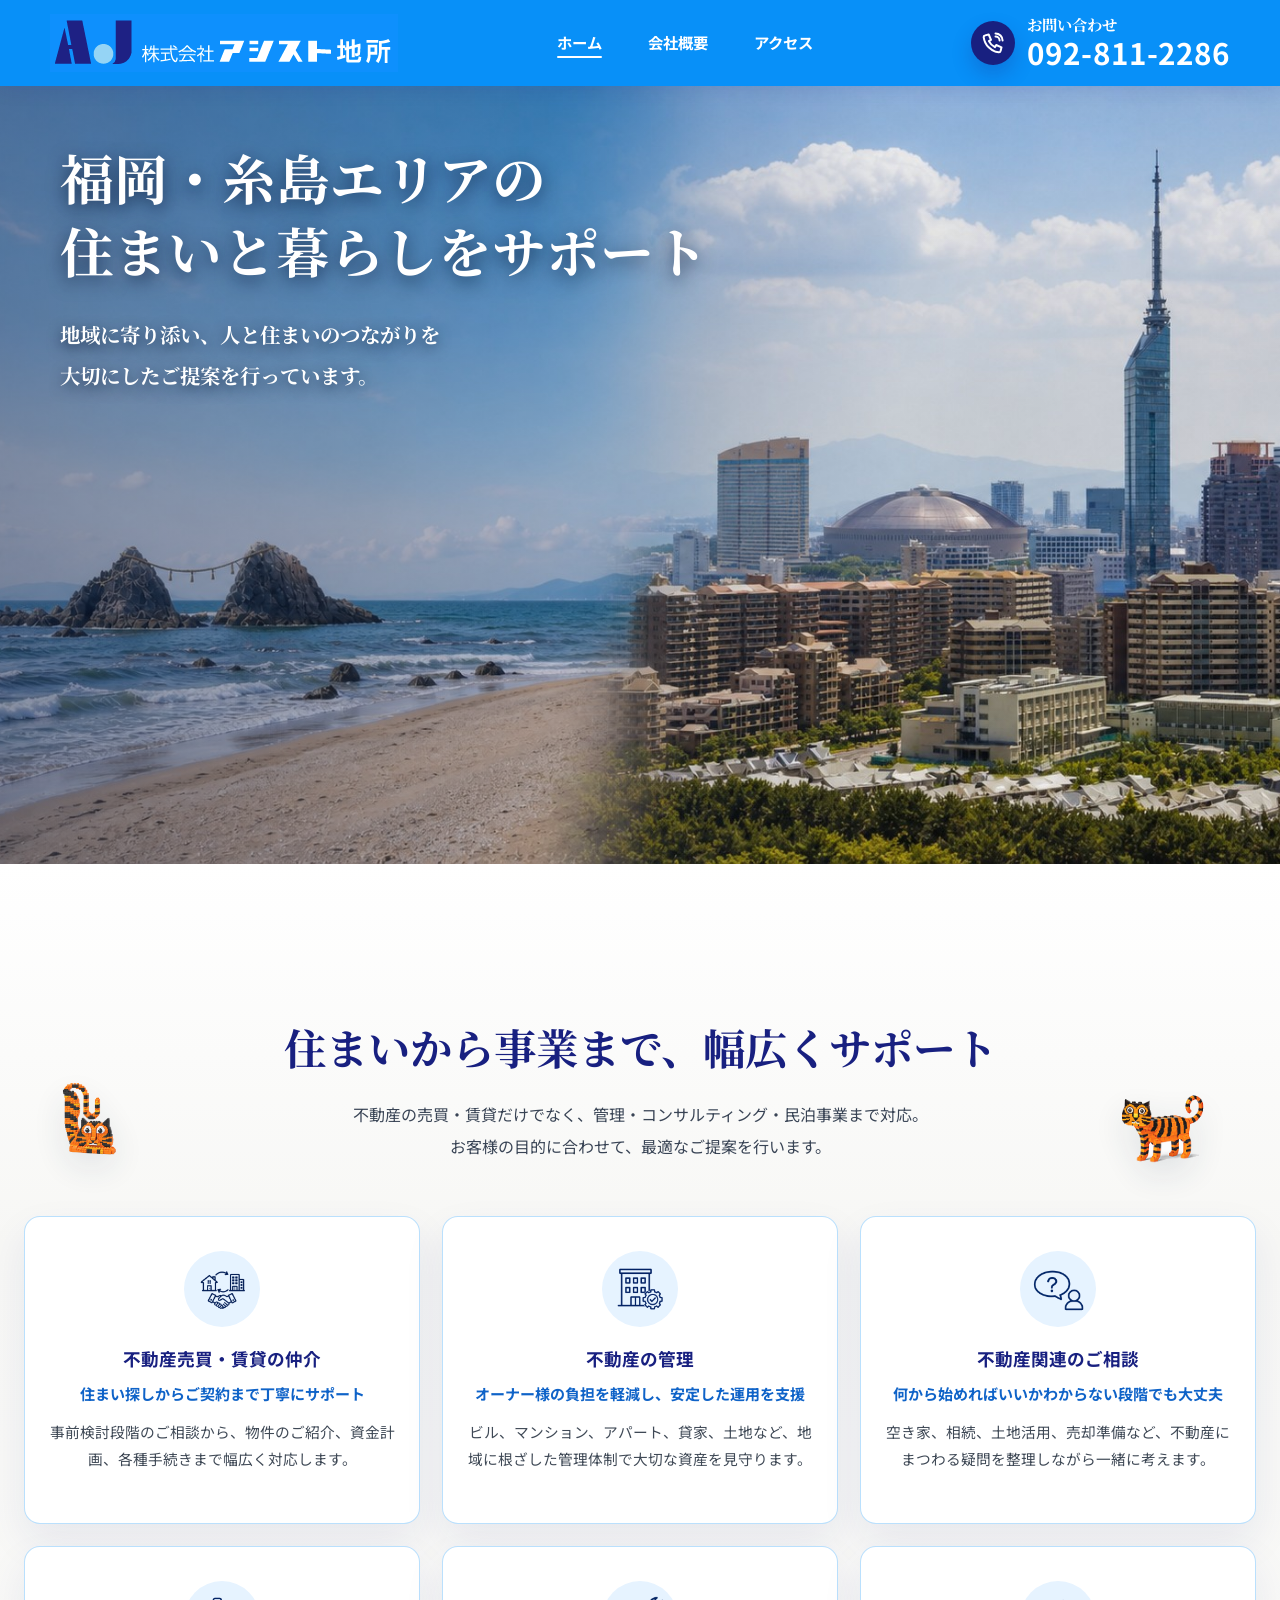
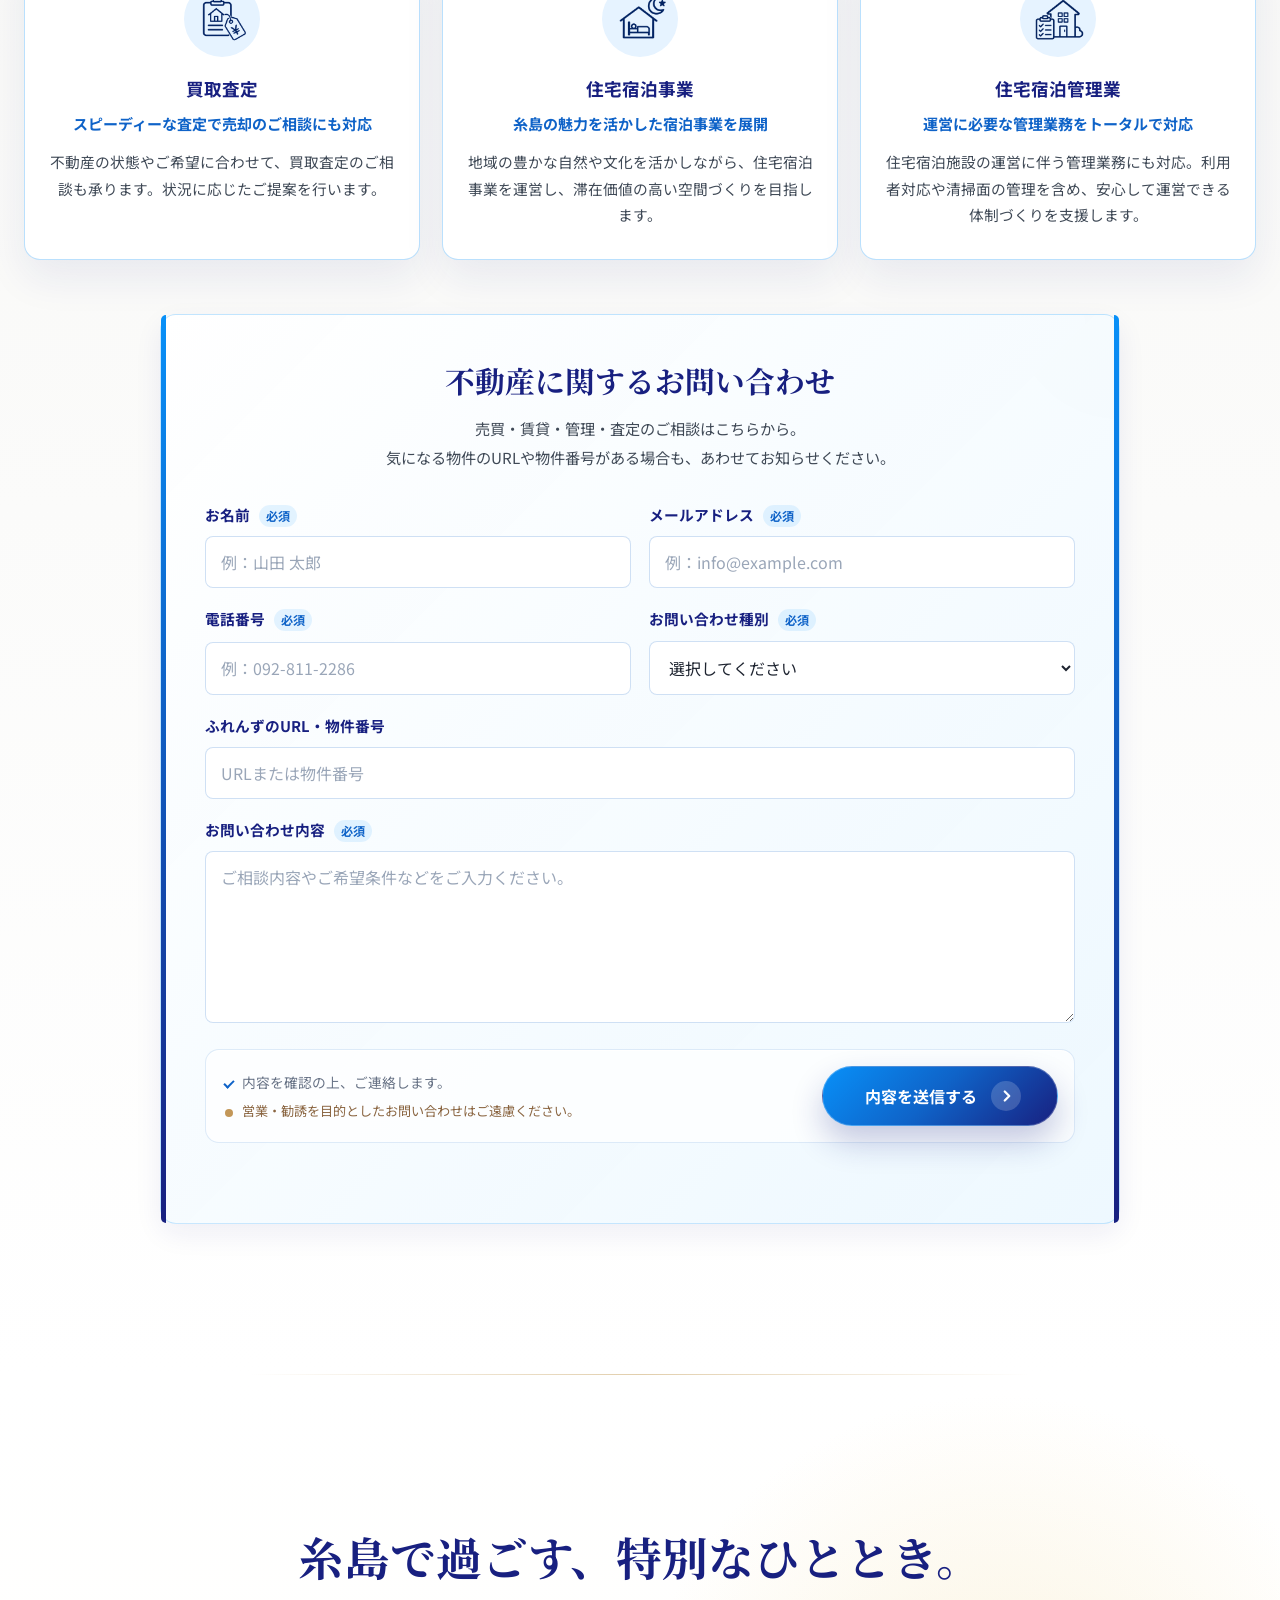
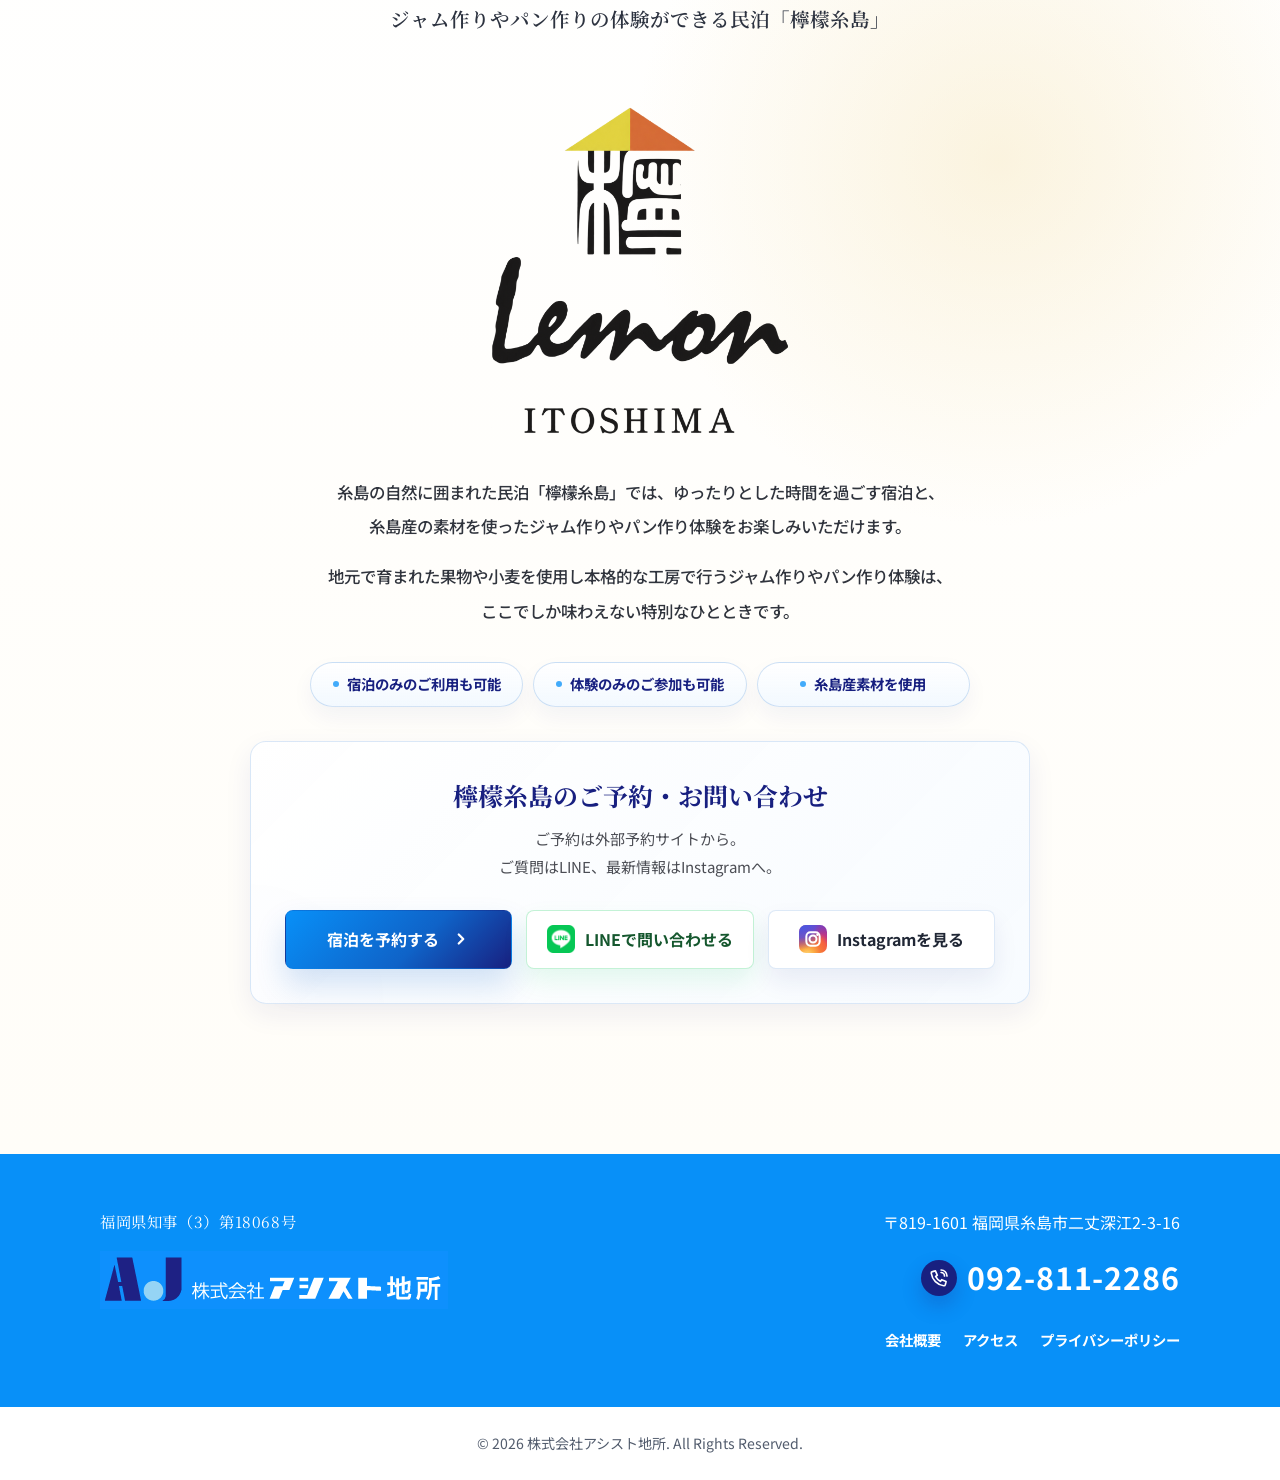
<file: index.html>
<!DOCTYPE html>
<html lang="ja">
  <head>
    <meta charset="UTF-8" />
    <meta name="viewport" content="width=device-width, initial-scale=1.0" />
    <meta
      name="description"
      content="株式会社アシスト地所は、福岡・糸島エリアで不動産売買・賃貸仲介、管理、買取査定、民泊事業まで地域密着でサポートします。"
    />
    <meta name="robots" content="index, follow" />
    <meta name="theme-color" content="#0890f8" />
    <title>福岡・糸島の不動産売買・賃貸・管理 | 株式会社アシスト地所</title>
    <link rel="canonical" href="https://kota-web-design.github.io/check_SP-FV-img/" />
    <meta property="og:locale" content="ja_JP" />
    <meta property="og:type" content="website" />
    <meta property="og:site_name" content="株式会社アシスト地所" />
    <meta property="og:title" content="福岡・糸島の不動産売買・賃貸・管理 | 株式会社アシスト地所" />
    <meta property="og:description" content="福岡・糸島エリアの不動産売買・賃貸仲介、管理、買取査定、民泊事業まで地域密着でサポートします。" />
    <meta property="og:url" content="https://kota-web-design.github.io/check_SP-FV-img/" />
    <meta property="og:image" content="https://kota-web-design.github.io/check_SP-FV-img/assets/ogp-20261003.png" />
    <meta property="og:image:width" content="1200" />
    <meta property="og:image:height" content="630" />
    <meta property="og:image:type" content="image/png" />
    <meta name="twitter:card" content="summary_large_image" />
    <meta name="twitter:image" content="https://kota-web-design.github.io/check_SP-FV-img/assets/ogp-20261003.png" />
    <link rel="icon" href="./favicon.ico?v=20260902" sizes="any" />
    <link rel="icon" href="./assets/favicon.png?v=20260902" type="image/png" />
    <link rel="apple-touch-icon" href="./assets/apple-touch-icon.png?v=20260902" />
    <link rel="preload" as="image" href="./assets/FV.jpg" media="(min-width: 769px)" />
    <link rel="preload" as="image" href="./assets/FV_sp_tall.jpg" media="(max-width: 768px)" />
    <link rel="preconnect" href="https://fonts.googleapis.com" />
    <link rel="preconnect" href="https://fonts.gstatic.com" crossorigin />
    <link
      href="https://fonts.googleapis.com/css2?family=Noto+Sans+JP:wght@400;500;700&family=Noto+Serif+JP:wght@500;600;700&display=swap"
      rel="stylesheet"
    />
    <link rel="stylesheet" href="./styles.css?v=20261004-sp-fv-trim-restored" />
    <script type="application/ld+json">
      {
        "@context": "https://schema.org",
        "@type": "RealEstateAgent",
        "@id": "https://kota-web-design.github.io/check_SP-FV-img/#business",
        "name": "株式会社アシスト地所",
        "url": "https://kota-web-design.github.io/check_SP-FV-img/",
        "logo": "https://kota-web-design.github.io/check_SP-FV-img/assets/logo.png",
        "image": "https://kota-web-design.github.io/check_SP-FV-img/assets/FV.jpg",
        "telephone": "+81-92-811-2286",
        "address": {
          "@type": "PostalAddress",
          "postalCode": "819-1601",
          "addressRegion": "福岡県",
          "addressLocality": "糸島市",
          "streetAddress": "二丈深江2-3-16",
          "addressCountry": "JP"
        },
        "areaServed": ["福岡市", "糸島市", "福岡・糸島エリア"],
        "openingHours": "10:00-19:00",
        "priceRange": "お問い合わせください",
        "description": "福岡・糸島エリアで不動産売買・賃貸仲介、不動産管理、買取査定、住宅宿泊事業、住宅宿泊管理業を行う地域密着型の不動産会社です。",
        "hasMap": "https://www.google.com/maps/search/?api=1&query=%E7%A6%8F%E5%B2%A1%E7%9C%8C%E7%B3%B8%E5%B3%B6%E5%B8%82%E4%BA%8C%E4%B8%88%E6%B7%B1%E6%B1%9F2-3-16",
        "makesOffer": [
          { "@type": "Offer", "itemOffered": { "@type": "Service", "name": "不動産売買・賃貸の仲介" } },
          { "@type": "Offer", "itemOffered": { "@type": "Service", "name": "不動産の管理" } },
          { "@type": "Offer", "itemOffered": { "@type": "Service", "name": "不動産関連のご相談" } },
          { "@type": "Offer", "itemOffered": { "@type": "Service", "name": "買取査定" } },
          { "@type": "Offer", "itemOffered": { "@type": "Service", "name": "住宅宿泊事業" } },
          { "@type": "Offer", "itemOffered": { "@type": "Service", "name": "住宅宿泊管理業" } }
        ]
      }
    </script>
  </head>
  <body>
    <!-- Accessibility: skip directly to page content -->
    <a class="skip-link" href="#top">本文へ移動</a>

    <!-- Site header: logo, desktop navigation, phone CTA, and mobile menu -->
    <header class="site-header" aria-label="サイトヘッダー">
      <div class="site-header__inner">
        <!-- Header logo -->
        <a class="brand" href="./index.html#top" aria-label="株式会社アシスト地所 トップへ">
          <img
            class="brand__logo"
            src="./assets/logo.png?v=20260905-logo"
            alt="A.J 株式会社アシスト地所"
            width="348"
            height="58"
          />
        </a>

        <!-- Desktop navigation -->
        <nav class="site-nav site-nav--desktop" aria-label="グローバルナビゲーション">
          <ul class="site-nav__list">
            <li><a class="site-nav__link" href="./index.html#top" aria-current="page">ホーム</a></li>
            <li><a class="site-nav__link" href="./company.html">会社概要</a></li>
            <li><a class="site-nav__link" href="./company.html#access">アクセス</a></li>
          </ul>
        </nav>

        <!-- Desktop phone CTA -->
        <a class="header-contact header-contact--desktop" href="tel:0928112286" aria-label="電話で問い合わせる 092-811-2286">
          <span class="phone-icon header-contact__icon" aria-hidden="true">
            <svg viewBox="0 0 24 24" focusable="false">
              <path d="M7.7 3.5 10 8.8l-2.1 1.3a13.5 13.5 0 0 0 6 6l1.3-2.1 5.3 2.3-.9 3.6c-.2.9-1 1.5-1.9 1.4A17.5 17.5 0 0 1 2.7 6.3c-.1-.9.5-1.7 1.4-1.9l3.6-.9Z" />
              <path d="M14.5 5.4a4.1 4.1 0 0 1 4.1 4.1" />
              <path d="M14.5 2.4a7.1 7.1 0 0 1 7.1 7.1" />
            </svg>
          </span>
          <span class="header-contact__body">
            <span class="header-contact__label">お問い合わせ</span>
            <span class="header-contact__number">092-811-2286</span>
          </span>
        </a>

        <!-- Mobile hamburger button -->
        <button class="menu-toggle" type="button" aria-expanded="false" aria-controls="mobile-menu" aria-label="メニューを開く">
          <span class="menu-toggle__lines" aria-hidden="true">
            <span class="menu-toggle__line"></span>
            <span class="menu-toggle__line"></span>
            <span class="menu-toggle__line"></span>
          </span>
          <span class="menu-toggle__label" aria-hidden="true">MENU</span>
        </button>
      </div>

      <!-- Mobile fixed phone bar -->
      <a class="mobile-phone-bar" href="tel:0928112286" aria-label="電話で問い合わせる 092-811-2286">
        <span class="phone-icon phone-icon--small" aria-hidden="true">
          <svg viewBox="0 0 24 24" focusable="false">
            <path d="M7.7 3.5 10 8.8l-2.1 1.3a13.5 13.5 0 0 0 6 6l1.3-2.1 5.3 2.3-.9 3.6c-.2.9-1 1.5-1.9 1.4A17.5 17.5 0 0 1 2.7 6.3c-.1-.9.5-1.7 1.4-1.9l3.6-.9Z" />
            <path d="M14.5 5.4a4.1 4.1 0 0 1 4.1 4.1" />
            <path d="M14.5 2.4a7.1 7.1 0 0 1 7.1 7.1" />
          </svg>
        </span>
        <span>お問い合わせ 092-811-2286</span>
      </a>

      <!-- Mobile navigation panel -->
      <nav class="mobile-menu" id="mobile-menu" aria-label="スマートフォンメニュー" aria-hidden="true">
        <a class="mobile-menu__link" href="./index.html#top" aria-current="page">ホーム</a>
        <a class="mobile-menu__link" href="./company.html">会社概要</a>
        <a class="mobile-menu__link" href="./company.html#access">アクセス</a>
        <a class="mobile-menu__link mobile-menu__link--contact" href="./index.html#contact-form">お問い合わせフォーム</a>
      </nav>
    </header>

    <main class="site-main" id="top">
      <!-- Hero Section -->
      <section class="hero" aria-label="ファーストビュー">
        <div class="hero__overlay"></div>
        <div class="hero__inner fade-up">
          <h1 class="hero__title">
            福岡・糸島エリアの<br />
            住まいと暮らしを<br class="sp-only" />サポート
          </h1>
          <p class="hero__lead">
            地域に寄り添い、人と住まいのつながりを<br />
            大切にしたご提案を行っています。
          </p>
        </div>
      </section>

      <!-- Service Section -->
      <section class="service section-pad" aria-labelledby="service-title">
        <div class="section-inner service__inner">
          <!-- Service heading -->
          <div class="section-heading fade-up">
            <h2 class="section-heading__title" id="service-title">
              住まいから事業まで、<br class="sp-only" />幅広くサポート
            </h2>
            <p class="section-heading__text">
              不動産の売買・賃貸だけでなく、管理・コンサルティング・民泊事業まで対応。<br />
              お客様の目的に合わせて、最適なご提案を行います。
            </p>
          </div>

          <!-- Service decorations -->
          <div class="service__decorations" aria-hidden="true">
            <img
              class="service__tiger service__tiger--lean"
              src="./assets/tiger_lego_lean.png"
              alt=""
              width="1254"
              height="1254"
              loading="lazy"
            />
            <img
              class="service__tiger service__tiger--standing"
              src="./assets/tiger_transparent.png"
              alt=""
              width="166"
              height="126"
              loading="lazy"
            />
          </div>

          <!-- Service cards -->
          <div class="service__grid" aria-label="サービス一覧">
            <article class="service-card fade-up">
              <div class="service-card__icon" aria-hidden="true">
                <img
                  class="service-card__icon-img"
                  src="./assets/service-brokerage.png"
                  alt=""
                  width="64"
                  height="64"
                  loading="lazy"
                />
              </div>
              <h3 class="service-card__title">不動産売買・賃貸の仲介</h3>
              <p class="service-card__lead">住まい探しからご契約まで<br class="sp-only" />丁寧にサポート</p>
              <p class="service-card__text">
                事前検討段階のご相談から、物件のご紹介、資金計画、各種手続きまで幅広く対応します。
              </p>
            </article>

            <article class="service-card fade-up">
              <div class="service-card__icon" aria-hidden="true">
                <img
                  class="service-card__icon-img"
                  src="./assets/service-management.png"
                  alt=""
                  width="64"
                  height="64"
                  loading="lazy"
                />
              </div>
              <h3 class="service-card__title">不動産の管理</h3>
              <p class="service-card__lead">オーナー様の負担を軽減し、<br class="sp-only" />安定した運用を支援</p>
              <p class="service-card__text">
                ビル、マンション、アパート、貸家、土地など、地域に根ざした管理体制で大切な資産を見守ります。
              </p>
            </article>

            <article class="service-card fade-up">
              <div class="service-card__icon" aria-hidden="true">
                <img
                  class="service-card__icon-img"
                  src="./assets/service-consultation.png"
                  alt=""
                  width="64"
                  height="64"
                  loading="lazy"
                />
              </div>
              <h3 class="service-card__title">不動産関連のご相談</h3>
              <p class="service-card__lead">何から始めればいいか<br class="sp-only" />わからない段階でも大丈夫</p>
              <p class="service-card__text">
                空き家、相続、土地活用、売却準備など、不動産にまつわる疑問を整理しながら一緒に考えます。
              </p>
            </article>

            <article class="service-card fade-up">
              <div class="service-card__icon" aria-hidden="true">
                <img
                  class="service-card__icon-img"
                  src="./assets/service-appraisal.png"
                  alt=""
                  width="64"
                  height="64"
                  loading="lazy"
                />
              </div>
              <h3 class="service-card__title">買取査定</h3>
              <p class="service-card__lead">スピーディーな査定で<br class="sp-only" />売却のご相談にも対応</p>
              <p class="service-card__text">
                不動産の状態やご希望に合わせて、買取査定のご相談も承ります。状況に応じたご提案を行います。
              </p>
            </article>

            <article class="service-card fade-up">
              <div class="service-card__icon" aria-hidden="true">
                <img
                  class="service-card__icon-img"
                  src="./assets/service-stay.png"
                  alt=""
                  width="64"
                  height="64"
                  loading="lazy"
                />
              </div>
              <h3 class="service-card__title">住宅宿泊事業</h3>
              <p class="service-card__lead">糸島の魅力を活かした<br class="sp-only" />宿泊事業を展開</p>
              <p class="service-card__text">
                地域の豊かな自然や文化を活かしながら、住宅宿泊事業を運営し、滞在価値の高い空間づくりを目指します。
              </p>
            </article>

            <article class="service-card fade-up">
              <div class="service-card__icon" aria-hidden="true">
                <img
                  class="service-card__icon-img"
                  src="./assets/service-stay-management.png"
                  alt=""
                  width="64"
                  height="64"
                  loading="lazy"
                />
              </div>
              <h3 class="service-card__title">住宅宿泊管理業</h3>
              <p class="service-card__lead">運営に必要な管理業務を<br class="sp-only" />トータルで対応</p>
              <p class="service-card__text">
                住宅宿泊施設の運営に伴う管理業務にも対応。利用者対応や清掃面の管理を含め、安心して運営できる体制づくりを支援します。
              </p>
            </article>
          </div>

          <!-- Property inquiry form -->
          <section class="property-contact fade-up" id="contact-form" aria-labelledby="property-contact-title">
            <div class="property-contact__intro">
              <h3 class="property-contact__title" id="property-contact-title">
                <span>不動産に関する</span><span>お問い合わせ</span>
              </h3>
              <p class="property-contact__text">
                <span>売買・賃貸・管理・査定のご相談はこちらから。</span>
                <span>気になる物件のURLや物件番号がある場合も、あわせてお知らせください。</span>
              </p>
            </div>

            <!-- Form endpoint: replace action and name attributes with Google Form values when ready -->
            <form class="property-form" action="#" method="post" data-form-placeholder>
              <div class="property-form__grid">
                <label class="property-form__field">
                  <span class="property-form__label">お名前 <em>必須</em></span>
                  <input type="text" name="name" autocomplete="name" placeholder="例：山田 太郎" required />
                </label>

                <label class="property-form__field">
                  <span class="property-form__label">メールアドレス <em>必須</em></span>
                  <input type="email" name="email" autocomplete="email" placeholder="例：info@example.com" required />
                </label>

                <label class="property-form__field">
                  <span class="property-form__label">電話番号 <em>必須</em></span>
                  <input type="tel" name="tel" autocomplete="tel" placeholder="例：092-811-2286" required />
                </label>

                <label class="property-form__field">
                  <span class="property-form__label">お問い合わせ種別 <em>必須</em></span>
                  <select name="category" required>
                    <option value="">選択してください</option>
                    <option value="不動産売買・賃貸の仲介">不動産売買・賃貸の仲介</option>
                    <option value="不動産の管理">不動産の管理</option>
                    <option value="買取査定">買取査定</option>
                    <option value="その他">その他</option>
                  </select>
                </label>

                <label class="property-form__field property-form__field--wide">
                  <span class="property-form__label">ふれんずのURL・物件番号</span>
                  <input type="text" name="property_url" placeholder="URLまたは物件番号" />
                </label>

                <label class="property-form__field property-form__field--wide">
                  <span class="property-form__label">お問い合わせ内容 <em>必須</em></span>
                  <textarea name="message" rows="6" placeholder="ご相談内容やご希望条件などをご入力ください。" required></textarea>
                </label>
              </div>

              <div class="property-form__footer">
                <div class="property-form__notes">
                  <p class="property-form__note">内容を確認の上、ご連絡します。</p>
                  <p class="property-form__caution">営業・勧誘を目的としたお問い合わせはご遠慮ください。</p>
                </div>
                <button class="property-form__submit" type="submit" aria-label="不動産のお問い合わせ内容を送信する">
                  内容を送信する
                  <span aria-hidden="true">
                    <svg viewBox="0 0 24 24" focusable="false">
                      <path d="M9 6l6 6-6 6"></path>
                    </svg>
                  </span>
                </button>
              </div>
              <p class="property-form__status" aria-live="polite" data-form-status></p>
            </form>
          </section>
        </div>
      </section>

      <!-- Lemon ITOSHIMA Section -->
      <section class="lemon section-pad" id="lemon" aria-labelledby="lemon-title">
        <div class="section-inner lemon__inner fade-up">
          <!-- Lemon heading and logo -->
          <h2 class="lemon__title" id="lemon-title">
            糸島で過ごす、<br class="sp-only" />特別なひととき。
          </h2>
          <p class="lemon__subtitle">
            ジャム作りやパン作りの体験ができる<br class="sp-only" />民泊「檸檬糸島」
          </p>

          <img
            class="lemon__logo"
            src="./assets/logo_2_roof-swapped.png"
            alt="Lemon ITOSHIMA"
            width="1196"
            height="1315"
            loading="lazy"
          />

          <!-- Lemon body copy -->
          <p class="lemon__text">
            糸島の自然に囲まれた民泊「檸檬糸島」では、ゆったりとした時間を過ごす宿泊と、<br>糸島産の素材を使ったジャム作りやパン作り体験をお楽しみいただけます。
          </p>
          <p class="lemon__text">
            地元で育まれた果物や小麦を使用し本格的な工房で行うジャム作りやパン作り体験は、<br>ここでしか味わえない特別なひとときです。
          </p>

          <!-- Lemon feature badges -->
          <div class="lemon__features" aria-label="檸檬糸島の特徴">
            <span>宿泊のみのご利用も可能</span>
            <span>体験のみのご参加も可能</span>
            <span>糸島産素材を使用</span>
          </div>

          <!-- Lemon contact CTA -->
          <section class="lemon-contact" aria-labelledby="lemon-contact-title">
            <div class="lemon-contact__body">
              <h3 class="lemon-contact__title" id="lemon-contact-title">
                <span>檸檬糸島のご予約・</span><span>お問い合わせ</span>
              </h3>
              <p class="lemon-contact__text">
                <span>ご予約は外部予約サイトから。</span>
                <span>ご質問はLINE、最新情報はInstagramへ。</span>
              </p>
            </div>
            <div class="lemon-contact__actions" aria-label="檸檬糸島の外部リンク">
              <a
                class="lemon__button lemon__button--booking"
                href="https://vacation-stay.jp/"
                target="_blank"
                rel="noopener"
                aria-label="檸檬糸島の宿泊予約サイトを開く"
              >
                <span class="lemon__button-spacer" aria-hidden="true"></span>
                <span class="lemon__button-text">宿泊を予約する</span>
                <span class="lemon__button-arrow" aria-hidden="true">
                  <svg viewBox="0 0 24 24" focusable="false">
                    <path d="M9 6l6 6-6 6"></path>
                  </svg>
                </span>
              </a>
              <a
                class="lemon__button lemon__button--line"
                href="https://lin.ee/wfqMm2x"
                target="_blank"
                rel="noopener"
                aria-label="LINEで檸檬糸島について問い合わせる"
              >
                <img class="lemon__button-icon" src="./assets/line-brand-icon.png" alt="" width="40" height="40" loading="lazy" />
                <span class="lemon__button-text">LINEで問い合わせる</span>
                <span class="lemon__button-spacer" aria-hidden="true"></span>
              </a>
              <a
                class="lemon__button lemon__button--instagram"
                href="https://www.instagram.com/"
                target="_blank"
                rel="noopener"
                aria-label="檸檬糸島のInstagramを見る"
              >
                <img class="lemon__button-icon" src="./assets/instagram-brand-icon.svg" alt="" width="40" height="40" loading="lazy" />
                <span class="lemon__button-text">Instagramを見る</span>
                <span class="lemon__button-spacer" aria-hidden="true"></span>
              </a>
            </div>
          </section>
        </div>
      </section>
    </main>

    <!-- Site Footer -->
    <footer class="site-footer" aria-label="サイトフッター">
      <div class="site-footer__top">
        <div class="section-inner site-footer__inner">
          <!-- Footer company information -->
          <div class="site-footer__brand">
            <p class="site-footer__license">福岡県知事（3）第18068号</p>
            <a class="brand brand--footer" href="#top" aria-label="株式会社アシスト地所 トップへ">
              <img
                class="brand__logo"
                src="./assets/logo.png?v=20260905-logo"
                alt="A.J 株式会社アシスト地所"
                width="348"
                height="58"
                loading="lazy"
              />
            </a>
          </div>

          <!-- Footer navigation and phone CTA -->
          <div class="site-footer__info">
            <address class="site-footer__address">
              <a
                class="site-footer__map-link"
                href="https://www.google.com/maps/search/?api=1&query=%E7%A6%8F%E5%B2%A1%E7%9C%8C%E7%B3%B8%E5%B3%B6%E5%B8%82%E4%BA%8C%E4%B8%88%E6%B7%B1%E6%B1%9F2-3-16"
                target="_blank"
                rel="noopener"
              >
                <span>〒819-1601 福岡県糸島市二丈深江2-3-16</span>
              </a>
              <a class="site-footer__phone" href="tel:0928112286" aria-label="電話で問い合わせる 092-811-2286">
                <span class="phone-icon phone-icon--small" aria-hidden="true">
                  <svg viewBox="0 0 24 24" focusable="false">
                    <path d="M7.7 3.5 10 8.8l-2.1 1.3a13.5 13.5 0 0 0 6 6l1.3-2.1 5.3 2.3-.9 3.6c-.2.9-1 1.5-1.9 1.4A17.5 17.5 0 0 1 2.7 6.3c-.1-.9.5-1.7 1.4-1.9l3.6-.9Z" />
                    <path d="M14.5 5.4a4.1 4.1 0 0 1 4.1 4.1" />
                    <path d="M14.5 2.4a7.1 7.1 0 0 1 7.1 7.1" />
                  </svg>
                </span>
                <span>092-811-2286</span>
              </a>
            </address>
            <nav class="footer-links footer-links--footer" aria-label="フッターリンク">
              <a href="./company.html">会社概要</a>
              <a href="./company.html#access">アクセス</a>
              <a href="./privacy-policy.html">プライバシーポリシー</a>
            </nav>
          </div>
        </div>
      </div>

      <div class="site-footer__bottom">
        <div class="section-inner site-footer__bottom-inner">
          <p class="site-footer__copy">
            © 2026 株式会社アシスト地所. All Rights Reserved.
          </p>
        </div>
      </div>
    </footer>

    <script src="./script.js"></script>
  </body>
</html>
</file>
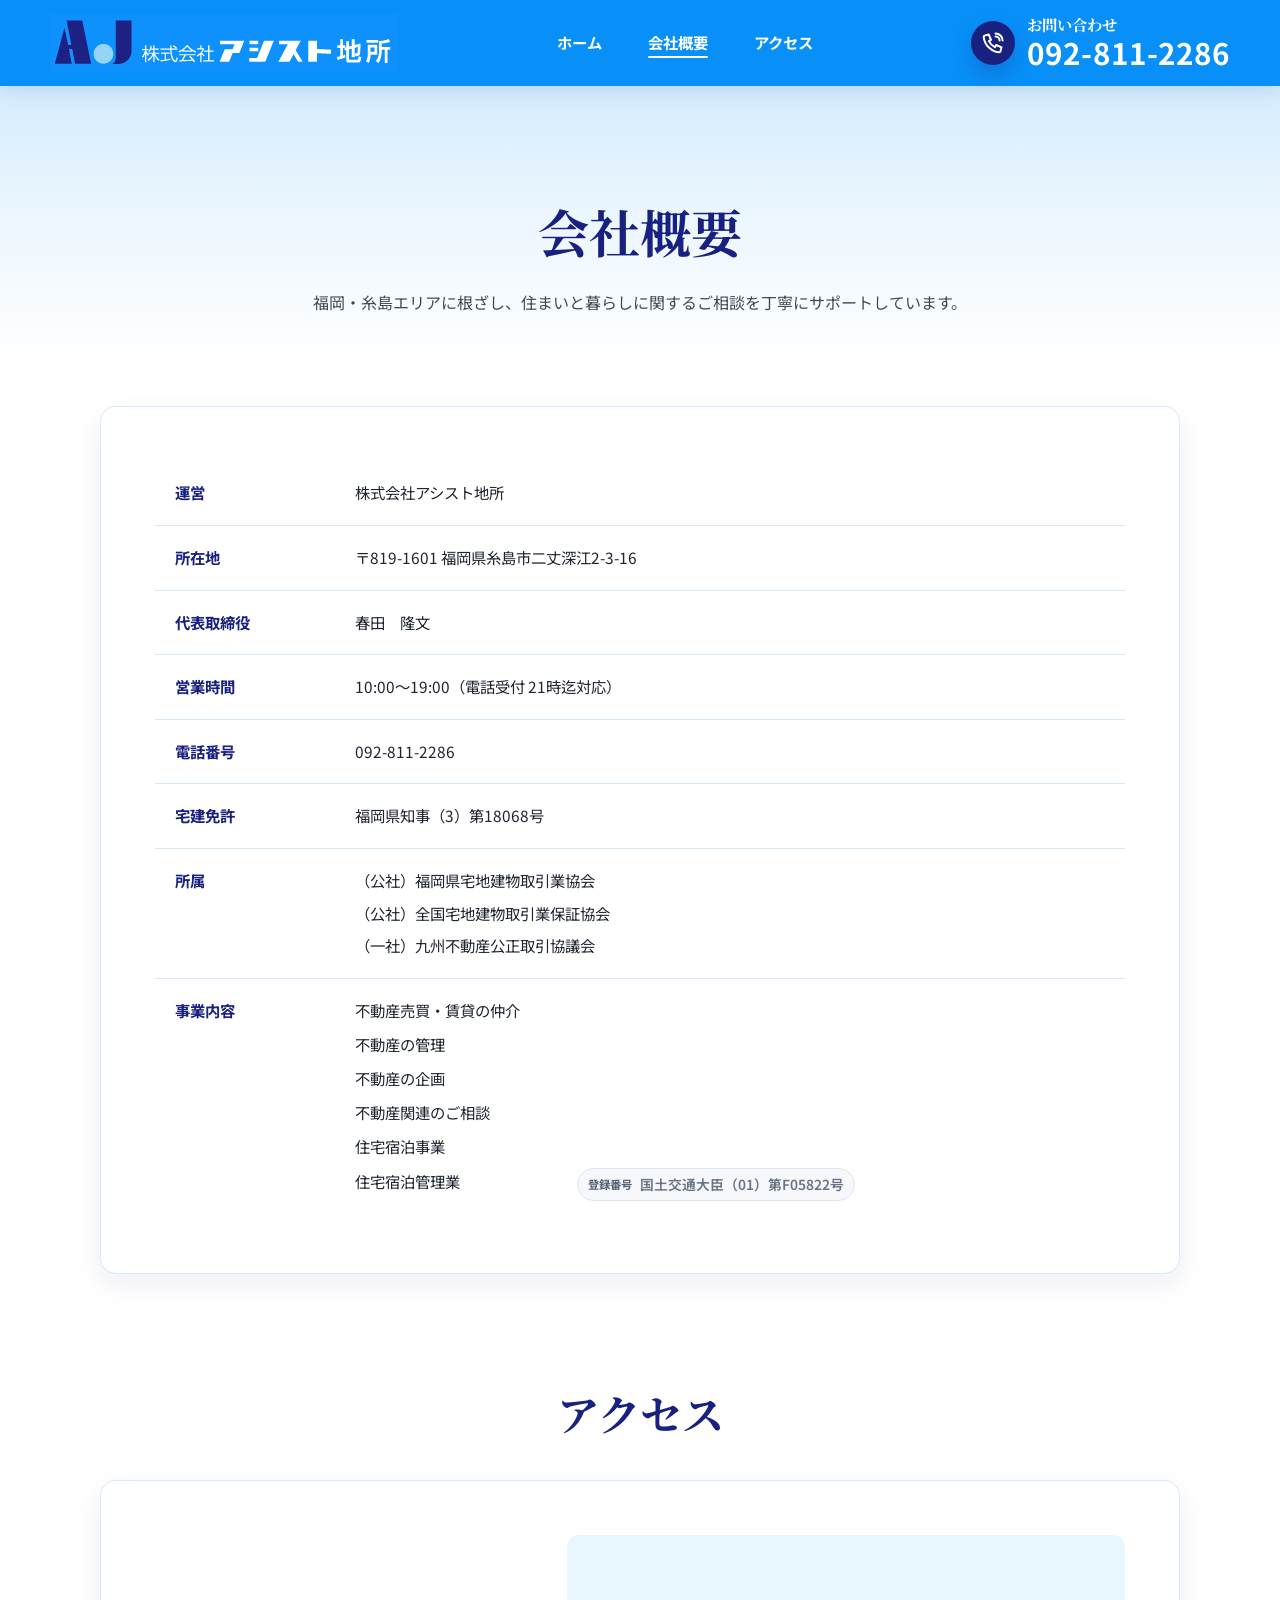
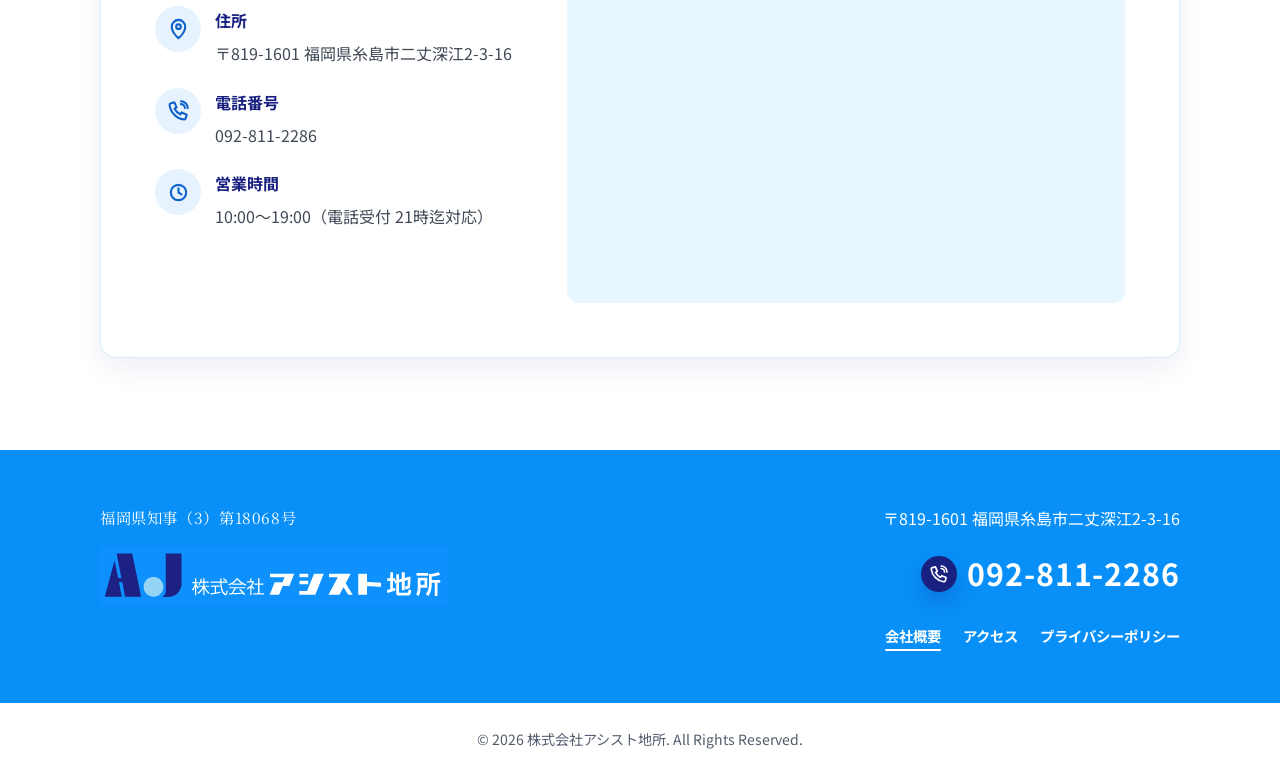
<file: company.html>
<!DOCTYPE html>
<html lang="ja">
  <head>
    <meta charset="UTF-8" />
    <meta name="viewport" content="width=device-width, initial-scale=1.0" />
    <meta
      name="description"
      content="株式会社アシスト地所の会社概要とアクセス情報です。所在地、営業時間、宅建免許、事業内容をご確認いただけます。"
    />
    <meta name="robots" content="index, follow" />
    <meta name="theme-color" content="#0890f8" />
    <title>会社概要・アクセス | 株式会社アシスト地所</title>
    <link rel="canonical" href="https://kota-web-design.github.io/check_SP-FV-img/company.html" />
    <meta property="og:locale" content="ja_JP" />
    <meta property="og:type" content="website" />
    <meta property="og:site_name" content="株式会社アシスト地所" />
    <meta property="og:title" content="会社概要・アクセス | 株式会社アシスト地所" />
    <meta property="og:description" content="株式会社アシスト地所の会社概要、所在地、営業時間、アクセス情報を掲載しています。" />
    <meta property="og:url" content="https://kota-web-design.github.io/check_SP-FV-img/company.html" />
    <meta property="og:image" content="https://kota-web-design.github.io/check_SP-FV-img/assets/ogp-20261003.png" />
    <meta property="og:image:width" content="1200" />
    <meta property="og:image:height" content="630" />
    <meta property="og:image:type" content="image/png" />
    <meta name="twitter:card" content="summary_large_image" />
    <meta name="twitter:image" content="https://kota-web-design.github.io/check_SP-FV-img/assets/ogp-20261003.png" />
    <link rel="icon" href="./favicon.ico?v=20260902" sizes="any" />
    <link rel="icon" href="./assets/favicon.png?v=20260902" type="image/png" />
    <link rel="apple-touch-icon" href="./assets/apple-touch-icon.png?v=20260902" />
    <link rel="preconnect" href="https://fonts.googleapis.com" />
    <link rel="preconnect" href="https://fonts.gstatic.com" crossorigin />
    <link
      href="https://fonts.googleapis.com/css2?family=Noto+Sans+JP:wght@400;500;700&family=Noto+Serif+JP:wght@500;600;700&display=swap"
      rel="stylesheet"
    />
    <link rel="stylesheet" href="./styles.css?v=20260923-image-optimized" />
    <script type="application/ld+json">
      {
        "@context": "https://schema.org",
        "@type": "BreadcrumbList",
        "itemListElement": [
          { "@type": "ListItem", "position": 1, "name": "ホーム", "item": "https://kota-web-design.github.io/check_SP-FV-img/" },
          { "@type": "ListItem", "position": 2, "name": "会社概要・アクセス", "item": "https://kota-web-design.github.io/check_SP-FV-img/company.html" }
        ]
      }
    </script>
  </head>
  <body>
    <!-- Accessibility: skip directly to page content -->
    <a class="skip-link" href="#top">本文へ移動</a>

    <!-- Site header: logo, desktop navigation, phone CTA, and mobile menu -->
    <header class="site-header" aria-label="サイトヘッダー">
      <div class="site-header__inner">
        <!-- Header logo -->
        <a class="brand" href="./index.html#top" aria-label="株式会社アシスト地所 トップへ">
          <img
            class="brand__logo"
            src="./assets/logo.png?v=20260905-logo"
            alt="A.J 株式会社アシスト地所"
            width="348"
            height="58"
          />
        </a>

        <!-- Desktop navigation -->
        <nav class="site-nav site-nav--desktop" aria-label="グローバルナビゲーション">
          <ul class="site-nav__list">
            <li><a class="site-nav__link" href="./index.html#top">ホーム</a></li>
            <li><a class="site-nav__link" href="./company.html" aria-current="page">会社概要</a></li>
            <li><a class="site-nav__link" href="./company.html#access">アクセス</a></li>
          </ul>
        </nav>

        <!-- Desktop phone CTA -->
        <a class="header-contact header-contact--desktop" href="tel:0928112286" aria-label="電話で問い合わせる 092-811-2286">
          <span class="phone-icon header-contact__icon" aria-hidden="true">
            <svg viewBox="0 0 24 24" focusable="false">
              <path d="M7.7 3.5 10 8.8l-2.1 1.3a13.5 13.5 0 0 0 6 6l1.3-2.1 5.3 2.3-.9 3.6c-.2.9-1 1.5-1.9 1.4A17.5 17.5 0 0 1 2.7 6.3c-.1-.9.5-1.7 1.4-1.9l3.6-.9Z" />
              <path d="M14.5 5.4a4.1 4.1 0 0 1 4.1 4.1" />
              <path d="M14.5 2.4a7.1 7.1 0 0 1 7.1 7.1" />
            </svg>
          </span>
          <span class="header-contact__body">
            <span class="header-contact__label">お問い合わせ</span>
            <span class="header-contact__number">092-811-2286</span>
          </span>
        </a>

        <!-- Mobile hamburger button -->
        <button class="menu-toggle" type="button" aria-expanded="false" aria-controls="mobile-menu" aria-label="メニューを開く">
          <span class="menu-toggle__lines" aria-hidden="true">
            <span class="menu-toggle__line"></span>
            <span class="menu-toggle__line"></span>
            <span class="menu-toggle__line"></span>
          </span>
          <span class="menu-toggle__label" aria-hidden="true">MENU</span>
        </button>
      </div>

      <!-- Mobile fixed phone bar -->
      <a class="mobile-phone-bar" href="tel:0928112286" aria-label="電話で問い合わせる 092-811-2286">
        <span class="phone-icon phone-icon--small" aria-hidden="true">
          <svg viewBox="0 0 24 24" focusable="false">
            <path d="M7.7 3.5 10 8.8l-2.1 1.3a13.5 13.5 0 0 0 6 6l1.3-2.1 5.3 2.3-.9 3.6c-.2.9-1 1.5-1.9 1.4A17.5 17.5 0 0 1 2.7 6.3c-.1-.9.5-1.7 1.4-1.9l3.6-.9Z" />
            <path d="M14.5 5.4a4.1 4.1 0 0 1 4.1 4.1" />
            <path d="M14.5 2.4a7.1 7.1 0 0 1 7.1 7.1" />
          </svg>
        </span>
        <span>お問い合わせ 092-811-2286</span>
      </a>

      <!-- Mobile navigation panel -->
      <nav class="mobile-menu" id="mobile-menu" aria-label="スマートフォンメニュー" aria-hidden="true">
        <a class="mobile-menu__link" href="./index.html#top">ホーム</a>
        <a class="mobile-menu__link" href="./company.html" aria-current="page">会社概要</a>
        <a class="mobile-menu__link" href="./company.html#access">アクセス</a>
        <a class="mobile-menu__link mobile-menu__link--contact" href="./index.html#contact-form">お問い合わせフォーム</a>
      </nav>
    </header>

    <main class="subpage-main" id="top">
      <!-- Company Hero -->
      <section class="subpage-hero" aria-labelledby="company-title">
        <div class="section-inner subpage-hero__inner fade-up">
          <h1 class="subpage-hero__title" id="company-title">会社概要</h1>
          <p class="subpage-hero__lead">
            福岡・糸島エリアに根ざし、住まいと暮らしに関するご相談を丁寧にサポートしています。
          </p>
        </div>
      </section>

      <!-- Company Profile -->
      <section class="subpage-section subpage-section--company-profile" aria-label="会社案内">
        <div class="section-inner company-layout">
          <article class="content-panel fade-up">
            <table class="company-table">
              <tbody>
                <tr>
                  <th scope="row">運営</th>
                  <td>株式会社アシスト地所</td>
                </tr>
                <tr>
                  <th scope="row">所在地</th>
                  <td>〒819-1601 福岡県糸島市二丈深江2-3-16</td>
                </tr>
                <tr>
                  <th scope="row">代表取締役</th>
                  <td>春田　隆文</td>
                </tr>
                <tr>
                  <th scope="row">営業時間</th>
                  <td>10:00〜19:00（電話受付 21時迄対応）</td>
                </tr>
                <tr>
                  <th scope="row">電話番号</th>
                  <td><a class="access-link" href="tel:0928112286">092-811-2286</a></td>
                </tr>
                <tr>
                  <th scope="row">宅建免許</th>
                  <td>福岡県知事（3）第18068号</td>
                </tr>
                <tr>
                  <th scope="row">所属</th>
                  <td>
                    <ul class="company-list">
                      <li>（公社）福岡県宅地建物取引業協会</li>
                      <li>（公社）全国宅地建物取引業保証協会</li>
                      <li>（一社）九州不動産公正取引協議会</li>
                    </ul>
                  </td>
                </tr>
                <tr>
                  <th scope="row">事業内容</th>
                  <td>
                    <ul class="company-list company-list--business">
                      <li class="company-list__item">
                        <span class="company-list__name">不動産売買・賃貸の仲介</span>
                      </li>
                      <li class="company-list__item">
                        <span class="company-list__name">不動産の管理</span>
                      </li>
                      <li class="company-list__item">
                        <span class="company-list__name">不動産の企画</span>
                      </li>
                      <li class="company-list__item">
                        <span class="company-list__name">不動産関連のご相談</span>
                      </li>
                      <li class="company-list__item company-list__item--licensed">
                        <span class="company-list__name">住宅宿泊事業</span>
                      </li>
                      <li class="company-list__item company-list__item--licensed">
                        <span class="company-list__name">住宅宿泊管理業</span>
                        <span class="company-list__licenses">
                          <span class="company-list__note">
                            <span class="company-list__note-label">登録番号</span>
                            <span>国土交通大臣（01）第F05822号</span>
                          </span>
                        </span>
                      </li>
                    </ul>
                  </td>
                </tr>
              </tbody>
            </table>
          </article>
        </div>
      </section>

      <!-- Access Section -->
      <section class="subpage-section subpage-section--access" id="access" aria-labelledby="access-title">
        <div class="section-inner">
          <div class="section-heading fade-up">
            <h2 class="section-heading__title" id="access-title">アクセス</h2>
          </div>

          <div class="access-grid content-panel fade-up">
            <!-- Access information card -->
            <div class="access-card">
              <div class="access-item">
                <span class="access-icon" aria-hidden="true">
                  <svg viewBox="0 0 24 24" focusable="false">
                    <path d="M12 21s7-5.7 7-12a7 7 0 0 0-14 0c0 6.3 7 12 7 12Z" />
                    <circle cx="12" cy="9" r="2.4" />
                  </svg>
                </span>
                <div>
                  <p class="access-label">住所</p>
                  <p class="access-text">
                    <a
                      class="access-link"
                      href="https://www.google.com/maps/search/?api=1&query=%E7%A6%8F%E5%B2%A1%E7%9C%8C%E7%B3%B8%E5%B3%B6%E5%B8%82%E4%BA%8C%E4%B8%88%E6%B7%B1%E6%B1%9F2-3-16"
                      target="_blank"
                      rel="noopener"
                    >
                      〒819-1601 福岡県糸島市二丈深江2-3-16
                    </a>
                  </p>
                </div>
              </div>

              <div class="access-item">
                <span class="access-icon" aria-hidden="true">
                  <svg viewBox="0 0 24 24" focusable="false">
                    <path d="M7.7 3.5 10 8.8l-2.1 1.3a13.5 13.5 0 0 0 6 6l1.3-2.1 5.3 2.3-.9 3.6c-.2.9-1 1.5-1.9 1.4A17.5 17.5 0 0 1 2.7 6.3c-.1-.9.5-1.7 1.4-1.9l3.6-.9Z" />
                    <path d="M14.5 5.4a4.1 4.1 0 0 1 4.1 4.1" />
                    <path d="M14.5 2.4a7.1 7.1 0 0 1 7.1 7.1" />
                  </svg>
                </span>
                <div>
                  <p class="access-label">電話番号</p>
                  <p class="access-text"><a class="access-link" href="tel:0928112286">092-811-2286</a></p>
                </div>
              </div>

              <div class="access-item">
                <span class="access-icon" aria-hidden="true">
                  <svg viewBox="0 0 24 24" focusable="false">
                    <circle cx="12" cy="12" r="8" />
                    <path d="M12 7.5V12l3 2" />
                  </svg>
                </span>
                <div>
                  <p class="access-label">営業時間</p>
                  <p class="access-text">10:00〜19:00（電話受付 21時迄対応）</p>
                </div>
              </div>
            </div>

            <!-- Google Map embed -->
            <div class="map-embed" aria-label="株式会社アシスト地所の周辺地図">
              <iframe
                title="株式会社アシスト地所 周辺地図"
                src="https://www.google.com/maps?q=%E7%A6%8F%E5%B2%A1%E7%9C%8C%E7%B3%B8%E5%B3%B6%E5%B8%82%E4%BA%8C%E4%B8%88%E6%B7%B1%E6%B1%9F2-3-16&output=embed"
                loading="lazy"
                referrerpolicy="no-referrer-when-downgrade"
              ></iframe>
            </div>
          </div>
        </div>
      </section>
    </main>

    <!-- Site Footer -->
    <footer class="site-footer" aria-label="サイトフッター">
      <div class="site-footer__top">
        <div class="section-inner site-footer__inner">
          <!-- Footer company information -->
          <div class="site-footer__brand">
            <p class="site-footer__license">福岡県知事（3）第18068号</p>
            <a class="brand brand--footer" href="./index.html#top" aria-label="株式会社アシスト地所 トップへ">
              <img
                class="brand__logo"
                src="./assets/logo.png?v=20260905-logo"
                alt="A.J 株式会社アシスト地所"
                width="348"
                height="58"
                loading="lazy"
              />
            </a>
          </div>

          <!-- Footer navigation and phone CTA -->
          <div class="site-footer__info">
            <address class="site-footer__address">
              <a
                class="site-footer__map-link"
                href="https://www.google.com/maps/search/?api=1&query=%E7%A6%8F%E5%B2%A1%E7%9C%8C%E7%B3%B8%E5%B3%B6%E5%B8%82%E4%BA%8C%E4%B8%88%E6%B7%B1%E6%B1%9F2-3-16"
                target="_blank"
                rel="noopener"
              >
                <span>〒819-1601 福岡県糸島市二丈深江2-3-16</span>
              </a>
              <a class="site-footer__phone" href="tel:0928112286" aria-label="電話で問い合わせる 092-811-2286">
                <span class="phone-icon phone-icon--small" aria-hidden="true">
                  <svg viewBox="0 0 24 24" focusable="false">
                    <path d="M7.7 3.5 10 8.8l-2.1 1.3a13.5 13.5 0 0 0 6 6l1.3-2.1 5.3 2.3-.9 3.6c-.2.9-1 1.5-1.9 1.4A17.5 17.5 0 0 1 2.7 6.3c-.1-.9.5-1.7 1.4-1.9l3.6-.9Z" />
                    <path d="M14.5 5.4a4.1 4.1 0 0 1 4.1 4.1" />
                    <path d="M14.5 2.4a7.1 7.1 0 0 1 7.1 7.1" />
                  </svg>
                </span>
                <span>092-811-2286</span>
              </a>
            </address>
            <nav class="footer-links footer-links--footer" aria-label="フッターリンク">
              <a href="./company.html" aria-current="page">会社概要</a>
              <a href="./company.html#access">アクセス</a>
              <a href="./privacy-policy.html">プライバシーポリシー</a>
            </nav>
          </div>
        </div>
      </div>

      <div class="site-footer__bottom">
        <div class="section-inner site-footer__bottom-inner">
          <p class="site-footer__copy">
            © 2026 株式会社アシスト地所. All Rights Reserved.
          </p>
        </div>
      </div>
    </footer>

    <script src="./script.js"></script>
  </body>
</html>
</file>
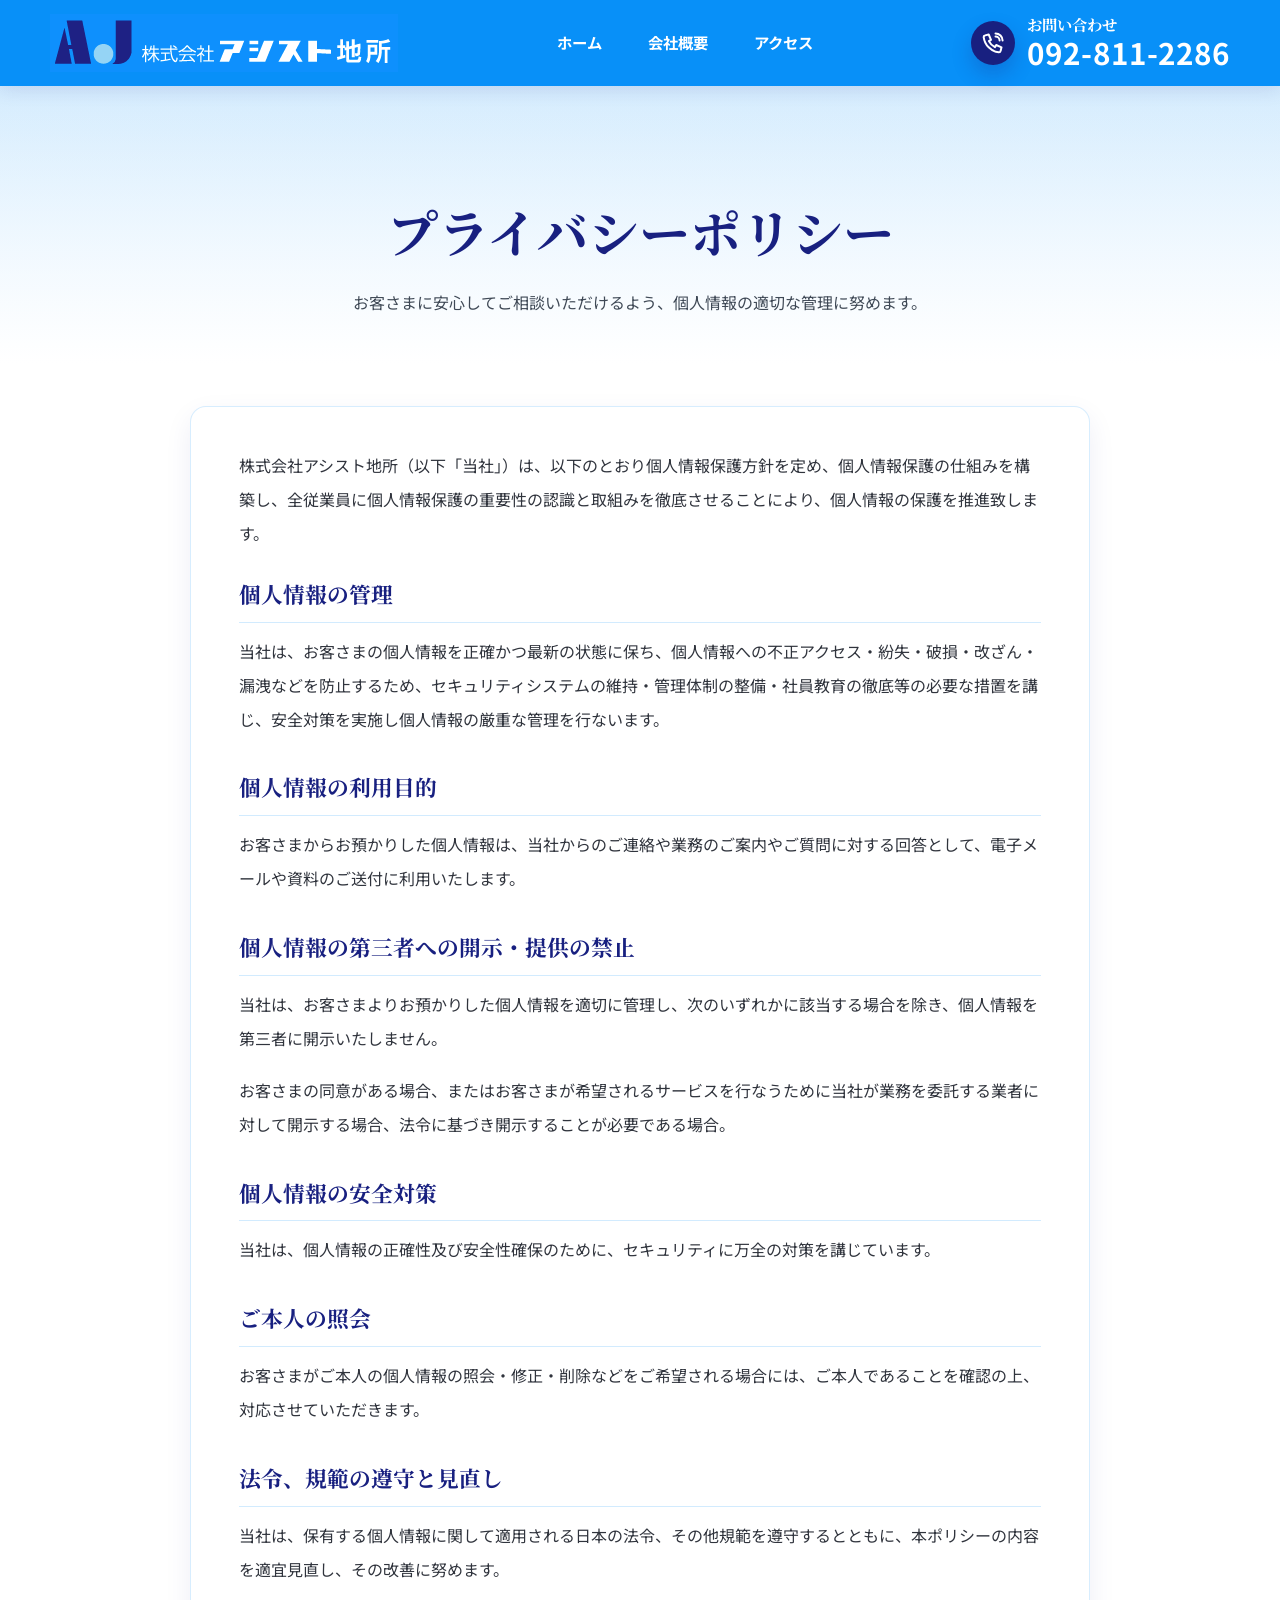
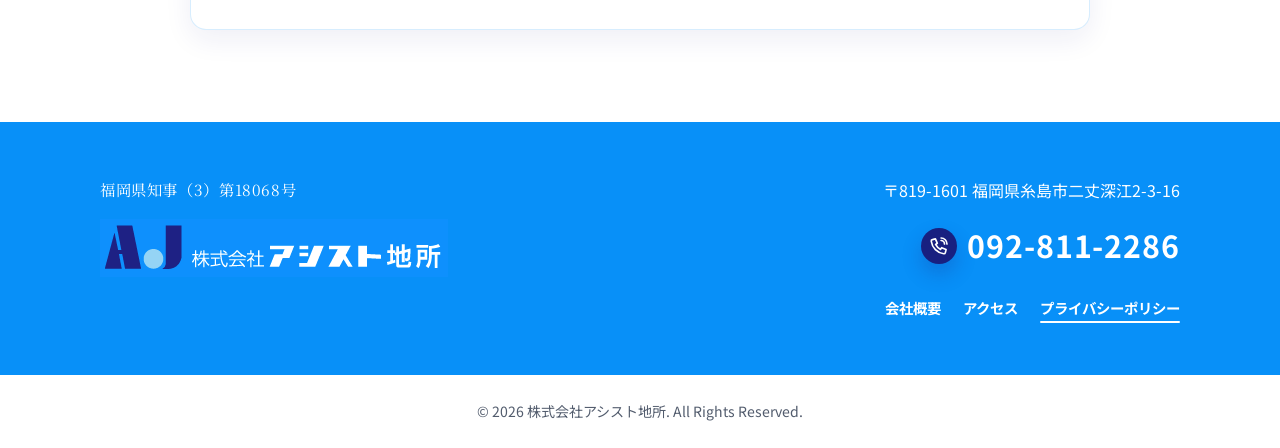
<file: privacy-policy.html>
<!DOCTYPE html>
<html lang="ja">
  <head>
    <meta charset="UTF-8" />
    <meta name="viewport" content="width=device-width, initial-scale=1.0" />
    <meta
      name="description"
      content="株式会社アシスト地所のプライバシーポリシーです。個人情報の管理、利用目的、第三者提供、安全対策について掲載しています。"
    />
    <meta name="robots" content="index, follow" />
    <meta name="theme-color" content="#0890f8" />
    <title>プライバシーポリシー | 株式会社アシスト地所</title>
    <link rel="canonical" href="https://kota-web-design.github.io/check_SP-FV-img/privacy-policy.html" />
    <meta property="og:locale" content="ja_JP" />
    <meta property="og:type" content="website" />
    <meta property="og:site_name" content="株式会社アシスト地所" />
    <meta property="og:title" content="プライバシーポリシー | 株式会社アシスト地所" />
    <meta property="og:description" content="株式会社アシスト地所の個人情報保護方針、利用目的、第三者提供、安全対策について掲載しています。" />
    <meta property="og:url" content="https://kota-web-design.github.io/check_SP-FV-img/privacy-policy.html" />
    <meta property="og:image" content="https://kota-web-design.github.io/check_SP-FV-img/assets/ogp-20261003.png" />
    <meta property="og:image:width" content="1200" />
    <meta property="og:image:height" content="630" />
    <meta property="og:image:type" content="image/png" />
    <meta name="twitter:card" content="summary_large_image" />
    <meta name="twitter:image" content="https://kota-web-design.github.io/check_SP-FV-img/assets/ogp-20261003.png" />
    <link rel="icon" href="./favicon.ico?v=20260902" sizes="any" />
    <link rel="icon" href="./assets/favicon.png?v=20260902" type="image/png" />
    <link rel="apple-touch-icon" href="./assets/apple-touch-icon.png?v=20260902" />
    <link rel="preconnect" href="https://fonts.googleapis.com" />
    <link rel="preconnect" href="https://fonts.gstatic.com" crossorigin />
    <link
      href="https://fonts.googleapis.com/css2?family=Noto+Sans+JP:wght@400;500;700&family=Noto+Serif+JP:wght@500;600;700&display=swap"
      rel="stylesheet"
    />
    <link rel="stylesheet" href="./styles.css?v=20260923-image-optimized" />
    <script type="application/ld+json">
      {
        "@context": "https://schema.org",
        "@type": "BreadcrumbList",
        "itemListElement": [
          { "@type": "ListItem", "position": 1, "name": "ホーム", "item": "https://kota-web-design.github.io/check_SP-FV-img/" },
          { "@type": "ListItem", "position": 2, "name": "プライバシーポリシー", "item": "https://kota-web-design.github.io/check_SP-FV-img/privacy-policy.html" }
        ]
      }
    </script>
  </head>
  <body>
    <!-- Accessibility: skip directly to page content -->
    <a class="skip-link" href="#top">本文へ移動</a>

    <!-- Site header: logo, desktop navigation, phone CTA, and mobile menu -->
    <header class="site-header" aria-label="サイトヘッダー">
      <div class="site-header__inner">
        <!-- Header logo -->
        <a class="brand" href="./index.html#top" aria-label="株式会社アシスト地所 トップへ">
          <img
            class="brand__logo"
            src="./assets/logo.png?v=20260905-logo"
            alt="A.J 株式会社アシスト地所"
            width="348"
            height="58"
          />
        </a>

        <!-- Desktop navigation -->
        <nav class="site-nav site-nav--desktop" aria-label="グローバルナビゲーション">
          <ul class="site-nav__list">
            <li><a class="site-nav__link" href="./index.html#top">ホーム</a></li>
            <li><a class="site-nav__link" href="./company.html">会社概要</a></li>
            <li><a class="site-nav__link" href="./company.html#access">アクセス</a></li>
          </ul>
        </nav>

        <!-- Desktop phone CTA -->
        <a class="header-contact header-contact--desktop" href="tel:0928112286" aria-label="電話で問い合わせる 092-811-2286">
          <span class="phone-icon header-contact__icon" aria-hidden="true">
            <svg viewBox="0 0 24 24" focusable="false">
              <path d="M7.7 3.5 10 8.8l-2.1 1.3a13.5 13.5 0 0 0 6 6l1.3-2.1 5.3 2.3-.9 3.6c-.2.9-1 1.5-1.9 1.4A17.5 17.5 0 0 1 2.7 6.3c-.1-.9.5-1.7 1.4-1.9l3.6-.9Z" />
              <path d="M14.5 5.4a4.1 4.1 0 0 1 4.1 4.1" />
              <path d="M14.5 2.4a7.1 7.1 0 0 1 7.1 7.1" />
            </svg>
          </span>
          <span class="header-contact__body">
            <span class="header-contact__label">お問い合わせ</span>
            <span class="header-contact__number">092-811-2286</span>
          </span>
        </a>

        <!-- Mobile hamburger button -->
        <button class="menu-toggle" type="button" aria-expanded="false" aria-controls="mobile-menu" aria-label="メニューを開く">
          <span class="menu-toggle__lines" aria-hidden="true">
            <span class="menu-toggle__line"></span>
            <span class="menu-toggle__line"></span>
            <span class="menu-toggle__line"></span>
          </span>
          <span class="menu-toggle__label" aria-hidden="true">MENU</span>
        </button>
      </div>

      <!-- Mobile fixed phone bar -->
      <a class="mobile-phone-bar" href="tel:0928112286" aria-label="電話で問い合わせる 092-811-2286">
        <span class="phone-icon phone-icon--small" aria-hidden="true">
          <svg viewBox="0 0 24 24" focusable="false">
            <path d="M7.7 3.5 10 8.8l-2.1 1.3a13.5 13.5 0 0 0 6 6l1.3-2.1 5.3 2.3-.9 3.6c-.2.9-1 1.5-1.9 1.4A17.5 17.5 0 0 1 2.7 6.3c-.1-.9.5-1.7 1.4-1.9l3.6-.9Z" />
            <path d="M14.5 5.4a4.1 4.1 0 0 1 4.1 4.1" />
            <path d="M14.5 2.4a7.1 7.1 0 0 1 7.1 7.1" />
          </svg>
        </span>
        <span>お問い合わせ 092-811-2286</span>
      </a>

      <!-- Mobile navigation panel -->
      <nav class="mobile-menu" id="mobile-menu" aria-label="スマートフォンメニュー" aria-hidden="true">
        <a class="mobile-menu__link" href="./index.html#top">ホーム</a>
        <a class="mobile-menu__link" href="./company.html">会社概要</a>
        <a class="mobile-menu__link" href="./company.html#access">アクセス</a>
        <a class="mobile-menu__link mobile-menu__link--contact" href="./index.html#contact-form">お問い合わせフォーム</a>
      </nav>
    </header>

    <main class="subpage-main" id="top">
      <!-- Privacy Hero -->
      <section class="subpage-hero" aria-labelledby="privacy-title">
        <div class="section-inner subpage-hero__inner fade-up">
          <h1 class="subpage-hero__title" id="privacy-title">プライバシーポリシー</h1>
          <p class="subpage-hero__lead">
            お客さまに安心してご相談いただけるよう、個人情報の適切な管理に努めます。
          </p>
        </div>
      </section>

      <!-- Privacy Policy Section -->
      <section class="subpage-section subpage-section--policy" aria-label="個人情報保護方針">
        <div class="section-inner">
          <!-- Policy text content -->
          <article class="content-panel policy-content fade-up">
            <p>
              株式会社アシスト地所（以下「当社」）は、以下のとおり個人情報保護方針を定め、個人情報保護の仕組みを構築し、全従業員に個人情報保護の重要性の認識と取組みを徹底させることにより、個人情報の保護を推進致します。
            </p>

            <h2>個人情報の管理</h2>
            <p>
              当社は、お客さまの個人情報を正確かつ最新の状態に保ち、個人情報への不正アクセス・紛失・破損・改ざん・漏洩などを防止するため、セキュリティシステムの維持・管理体制の整備・社員教育の徹底等の必要な措置を講じ、安全対策を実施し個人情報の厳重な管理を行ないます。
            </p>

            <h2>個人情報の利用目的</h2>
            <p>
              お客さまからお預かりした個人情報は、当社からのご連絡や業務のご案内やご質問に対する回答として、電子メールや資料のご送付に利用いたします。
            </p>

            <h2>個人情報の第三者への開示・提供の禁止</h2>
            <p>
              当社は、お客さまよりお預かりした個人情報を適切に管理し、次のいずれかに該当する場合を除き、個人情報を第三者に開示いたしません。
            </p>
            <p>
              お客さまの同意がある場合、またはお客さまが希望されるサービスを行なうために当社が業務を委託する業者に対して開示する場合、法令に基づき開示することが必要である場合。
            </p>

            <h2>個人情報の安全対策</h2>
            <p>
              当社は、個人情報の正確性及び安全性確保のために、セキュリティに万全の対策を講じています。
            </p>

            <h2>ご本人の照会</h2>
            <p>
              お客さまがご本人の個人情報の照会・修正・削除などをご希望される場合には、ご本人であることを確認の上、対応させていただきます。
            </p>

            <h2>法令、規範の遵守と見直し</h2>
            <p>
              当社は、保有する個人情報に関して適用される日本の法令、その他規範を遵守するとともに、本ポリシーの内容を適宜見直し、その改善に努めます。
            </p>
          </article>
        </div>
      </section>
    </main>

    <!-- Site Footer -->
    <footer class="site-footer" aria-label="サイトフッター">
      <div class="site-footer__top">
        <div class="section-inner site-footer__inner">
          <!-- Footer company information -->
          <div class="site-footer__brand">
            <p class="site-footer__license">福岡県知事（3）第18068号</p>
            <a class="brand brand--footer" href="./index.html#top" aria-label="株式会社アシスト地所 トップへ">
              <img
                class="brand__logo"
                src="./assets/logo.png?v=20260905-logo"
                alt="A.J 株式会社アシスト地所"
                width="348"
                height="58"
                loading="lazy"
              />
            </a>
          </div>

          <!-- Footer navigation and phone CTA -->
          <div class="site-footer__info">
            <address class="site-footer__address">
              <a
                class="site-footer__map-link"
                href="https://www.google.com/maps/search/?api=1&query=%E7%A6%8F%E5%B2%A1%E7%9C%8C%E7%B3%B8%E5%B3%B6%E5%B8%82%E4%BA%8C%E4%B8%88%E6%B7%B1%E6%B1%9F2-3-16"
                target="_blank"
                rel="noopener"
              >
                <span>〒819-1601 福岡県糸島市二丈深江2-3-16</span>
              </a>
              <a class="site-footer__phone" href="tel:0928112286" aria-label="電話で問い合わせる 092-811-2286">
                <span class="phone-icon phone-icon--small" aria-hidden="true">
                  <svg viewBox="0 0 24 24" focusable="false">
                    <path d="M7.7 3.5 10 8.8l-2.1 1.3a13.5 13.5 0 0 0 6 6l1.3-2.1 5.3 2.3-.9 3.6c-.2.9-1 1.5-1.9 1.4A17.5 17.5 0 0 1 2.7 6.3c-.1-.9.5-1.7 1.4-1.9l3.6-.9Z" />
                    <path d="M14.5 5.4a4.1 4.1 0 0 1 4.1 4.1" />
                    <path d="M14.5 2.4a7.1 7.1 0 0 1 7.1 7.1" />
                  </svg>
                </span>
                <span>092-811-2286</span>
              </a>
            </address>
            <nav class="footer-links footer-links--footer" aria-label="フッターリンク">
              <a href="./company.html">会社概要</a>
              <a href="./company.html#access">アクセス</a>
              <a href="./privacy-policy.html" aria-current="page">プライバシーポリシー</a>
            </nav>
          </div>
        </div>
      </div>

      <div class="site-footer__bottom">
        <div class="section-inner site-footer__bottom-inner">
          <p class="site-footer__copy">
            © 2026 株式会社アシスト地所. All Rights Reserved.
          </p>
        </div>
      </div>
    </footer>

    <script src="./script.js"></script>
  </body>
</html>
</file>
<file: styles.css>
/* =========================================================
   Design Tokens
   Site-wide colors, typography, spacing, and shadows.
   ========================================================= */
:root {
  --color-navy: #182080;
  --color-blue: #0f63c8;
  --color-brand-blue: #0890f8;
  --color-sky: #e8f6ff;
  --color-text: #1e2430;
  --color-muted: #687386;
  --color-line: #d6e7f7;
  --color-bg: #f7f7f5;
  --color-cream: #fffdf8;
  --color-gold: #b98b39;
  --color-gold-light: #f5e4b5;
  --color-green: #06c755;
  --color-navy-rgb: 24, 32, 128;
  --color-blue-rgb: 15, 99, 200;
  --color-brand-blue-rgb: 8, 144, 248;
  --shadow-card: 0 18px 42px rgba(var(--color-navy-rgb), 0.08);
  --shadow-soft: 0 10px 28px rgba(var(--color-navy-rgb), 0.07);
  --font-serif: "Noto Serif JP", "Yu Mincho", "YuMincho", "Hiragino Mincho ProN", serif;
  --font-sans: "Noto Sans JP", "Hiragino Kaku Gothic ProN", "Yu Gothic", "Meiryo", sans-serif;
  --max-width: 1080px;
  --section-space: clamp(88px, 12vw, 150px);
  --header-height: 86px;
}

/* =========================================================
   Base
   Browser reset, common focus states, and accessibility helpers.
   ========================================================= */
*,
*::before,
*::after {
  box-sizing: border-box;
}

html {
  scroll-behavior: smooth;
  scroll-padding-top: calc(var(--header-height) + 24px);
}

body {
  margin: 0;
  color: var(--color-text);
  background: #fff;
  font-family: var(--font-sans);
  line-height: 1.8;
  overflow-x: hidden;
}

img,
svg {
  display: block;
}

img {
  max-width: 100%;
}

a {
  color: inherit;
  text-decoration: none;
}

button,
input,
select,
textarea {
  font: inherit;
}

a:focus-visible,
button:focus-visible,
input:focus-visible,
select:focus-visible,
textarea:focus-visible {
  outline: 3px solid rgba(245, 228, 181, 0.95);
  outline-offset: 4px;
}

.skip-link {
  position: fixed;
  top: 10px;
  left: 10px;
  z-index: 1000;
  padding: 10px 14px;
  border-radius: 6px;
  background: var(--color-navy);
  color: #fff;
  font-weight: 700;
  opacity: 0;
  pointer-events: none;
  transform: translateY(-12px);
  transition:
    opacity 180ms ease,
    transform 180ms ease;
}

.skip-link:focus-visible {
  opacity: 1;
  pointer-events: auto;
  transform: translateY(0);
}

.visually-hidden {
  position: absolute;
  overflow: hidden;
  width: 1px;
  height: 1px;
  padding: 0;
  border: 0;
  clip: rect(0 0 0 0);
  clip-path: inset(50%);
  white-space: nowrap;
}

.section-inner {
  width: min(calc(100% - 48px), var(--max-width));
  margin-inline: auto;
}

.section-pad {
  padding-block: var(--section-space);
}

.pc-only {
  display: inline;
}

.sp-only {
  display: none;
}

/* =========================================================
   Header
   Logo, desktop navigation, phone CTA, and mobile menu.
   ========================================================= */
.site-header {
  position: fixed;
  top: 0;
  right: 0;
  left: 0;
  z-index: 100;
  background: var(--color-brand-blue);
  color: #fff;
  box-shadow: 0 3px 18px rgba(var(--color-navy-rgb), 0.12);
}

.site-header.is-scrolled {
  box-shadow: 0 12px 30px rgba(var(--color-navy-rgb), 0.2);
}

.site-header__inner {
  display: grid;
  width: min(calc(100% - 64px), 1180px);
  min-height: var(--header-height);
  margin-inline: auto;
  grid-template-columns: auto 1fr auto;
  align-items: center;
  gap: clamp(22px, 4vw, 54px);
}

.brand {
  display: inline-flex;
  align-items: center;
}

.brand__logo {
  width: min(348px, 34vw);
  height: auto;
  object-fit: contain;
}

.site-nav {
  justify-self: center;
}

.site-nav__list {
  display: flex;
  margin: 0;
  padding: 0;
  list-style: none;
  align-items: center;
  gap: clamp(24px, 4vw, 46px);
}

.site-nav__link {
  position: relative;
  display: inline-flex;
  min-height: 46px;
  color: #fff;
  font-size: 0.96rem;
  font-weight: 700;
  align-items: center;
}

.site-nav__link::after {
  position: absolute;
  right: 0;
  bottom: 8px;
  left: 0;
  height: 2px;
  border-radius: 999px;
  background: #fff;
  content: "";
  opacity: 0;
  transform: translateY(4px) scaleX(0.74);
  transition:
    opacity 200ms ease,
    transform 200ms ease;
}

.site-nav__link:hover::after,
.site-nav__link[aria-current="page"]::after {
  opacity: 1;
  transform: translateY(0) scaleX(1);
}

.header-contact {
  display: inline-flex;
  align-items: center;
  gap: 12px;
}

.header-contact:hover {
  transform: translateY(-1px);
}

.phone-icon {
  display: grid;
  flex: 0 0 auto;
  width: 44px;
  height: 44px;
  border-radius: 50%;
  background: var(--color-navy);
  color: #fff;
  place-items: center;
  box-shadow: 0 10px 20px rgba(var(--color-navy-rgb), 0.24);
}

.phone-icon svg {
  width: 24px;
  height: 24px;
  fill: none;
  stroke: currentColor;
  stroke-linecap: round;
  stroke-linejoin: round;
  stroke-width: 2;
}

.phone-icon--small {
  width: 36px;
  height: 36px;
}

.phone-icon--small svg {
  width: 20px;
  height: 20px;
}

.header-contact__body {
  display: grid;
  line-height: 1.25;
}

.header-contact__label {
  font-family: var(--font-serif);
  font-size: 0.96rem;
  font-weight: 700;
}

.header-contact__number {
  font-size: clamp(1.35rem, 2.4vw, 1.85rem);
  font-weight: 700;
  letter-spacing: 0.03em;
}

.menu-toggle,
.mobile-phone-bar,
.mobile-menu {
  display: none;
}

/* =========================================================
   Hero
   Main visual area with Fukuoka and Itoshima background.
   ========================================================= */
.site-main {
  overflow: clip;
}

.hero {
  position: relative;
  display: grid;
  min-height: 96vh;
  min-height: 96svh;
  background-image: url("./assets/FV.jpg");
  background-position: center center;
  background-size: cover;
  color: #fff;
  align-items: start;
  justify-items: stretch;
}

.hero__overlay {
  position: absolute;
  inset: 0;
  background:
    linear-gradient(
      90deg,
      rgba(4, 24, 65, 0.45) 0%,
      rgba(4, 24, 65, 0.28) 34%,
      rgba(4, 24, 65, 0.05) 70%
    );
}

.hero__inner {
  position: relative;
  z-index: 1;
  width: min(calc(100% - 72px), 1160px);
  margin-inline: auto;
  padding-top: calc(var(--header-height) + 54px);
  padding-bottom: 90px;
}

.hero__title {
  max-width: 980px;
  margin: 0;
  font-family: var(--font-serif);
  font-size: clamp(2.5rem, 4.2vw, 4.15rem);
  font-weight: 700;
  line-height: 1.36;
  text-shadow: 0 5px 18px rgba(4, 19, 48, 0.7);
}

.hero__lead {
  max-width: 600px;
  margin: 28px 0 0;
  font-family: var(--font-serif);
  font-size: clamp(1rem, 1.6vw, 1.28rem);
  font-weight: 700;
  line-height: 2;
  text-shadow: 0 4px 14px rgba(4, 19, 48, 0.7);
}

/* =========================================================
   Section Heading
   Shared heading style used by top sections.
   ========================================================= */
.section-heading {
  max-width: 780px;
  margin-inline: auto;
  text-align: center;
}

.section-heading__title {
  margin: 0;
  color: var(--color-navy);
  font-family: var(--font-serif);
  font-size: clamp(1.8rem, 4vw, 2.65rem);
  font-weight: 700;
  line-height: 1.55;
}

.section-heading__text {
  margin: 18px 0 0;
  color: #394455;
  font-size: 1rem;
  line-height: 2;
}

/* =========================================================
   Service Section
   Six service cards and the property inquiry form.
   ========================================================= */
.service {
  position: relative;
  background: linear-gradient(180deg, #fff 0%, var(--color-bg) 18%, #fff 100%);
}

.service__inner {
  position: relative;
  width: min(calc(100% - 48px), 1240px);
}

.service__decorations {
  position: absolute;
  inset: 0 0 auto;
  z-index: 1;
  pointer-events: none;
}

.service__tiger {
  position: absolute;
  height: auto;
  object-fit: contain;
  opacity: 0.9;
  filter: drop-shadow(0 12px 18px rgba(15, 35, 72, 0.13));
  pointer-events: none;
}

.service__tiger--lean {
  top: clamp(68px, 5.2vw, 92px);
  left: clamp(0px, 2.2vw, 34px);
  width: clamp(74px, 5.2vw, 96px);
}

.service__tiger--standing {
  top: 62px;
  right: clamp(4px, 2.6vw, 42px);
  width: clamp(116px, 10vw, 156px);
}

.service__grid {
  display: grid;
  margin-top: 54px;
  grid-template-columns: repeat(3, minmax(0, 1fr));
  gap: 22px;
}

.service-card {
  display: grid;
  min-height: 308px;
  padding: 34px 24px 30px;
  border: 1px solid rgba(var(--color-brand-blue-rgb), 0.28);
  border-radius: 16px;
  background: #fff;
  box-shadow: var(--shadow-card);
  text-align: center;
  align-content: start;
  transition:
    transform 260ms ease,
    box-shadow 260ms ease,
    border-color 260ms ease;
}

.service-card:hover {
  transform: translateY(-8px);
  border-color: rgba(var(--color-brand-blue-rgb), 0.48);
  box-shadow: 0 26px 52px rgba(var(--color-navy-rgb), 0.14);
}

.service-card__icon {
  display: grid;
  width: 76px;
  height: 76px;
  margin: 0 auto 18px;
  border-radius: 50%;
  background: #e6f3ff;
  color: var(--color-navy);
  place-items: center;
}

.service-card__icon svg {
  width: 43px;
  height: 43px;
  fill: none;
  stroke: currentColor;
  stroke-linecap: round;
  stroke-linejoin: round;
  stroke-width: 3.1;
}

.service-card__icon-img {
  display: block;
  width: 58px;
  height: 58px;
  object-fit: contain;
}

.service-card__title {
  margin: 0;
  color: var(--color-navy);
  font-size: 1.1rem;
  font-weight: 700;
  line-height: 1.55;
  text-wrap: balance;
}

.service-card__lead {
  margin: 10px 0 0;
  color: var(--color-blue);
  font-size: 0.94rem;
  font-weight: 700;
  line-height: 1.65;
  text-wrap: balance;
}

.service-card__text {
  margin: 12px 0 0;
  color: #3f4956;
  font-size: 0.92rem;
  line-height: 1.82;
}

/* Property inquiry form */
.property-contact {
  position: relative;
  z-index: 2;
  max-width: 960px;
  margin: 54px auto 0;
  padding: clamp(28px, 4vw, 44px);
  border: 1px solid rgba(var(--color-brand-blue-rgb), 0.22);
  border-radius: 16px;
  background:
    linear-gradient(135deg, rgba(255, 255, 255, 0.98), rgba(237, 248, 255, 0.96)),
    radial-gradient(circle at 100% 0%, rgba(var(--color-navy-rgb), 0.08), transparent 35%);
  box-shadow: var(--shadow-soft);
}

.property-contact::before,
.property-contact::after {
  position: absolute;
  top: 0;
  bottom: 0;
  width: 5px;
  background: linear-gradient(180deg, var(--color-brand-blue), var(--color-navy));
  content: "";
}

.property-contact::before {
  left: 0;
  border-radius: 16px 0 0 16px;
}

.property-contact::after {
  right: 0;
  border-radius: 0 16px 16px 0;
}

.property-contact__intro {
  max-width: 700px;
  margin: 0 auto 30px;
  text-align: center;
}

.property-contact__title {
  margin: 0;
  color: var(--color-navy);
  font-family: var(--font-serif);
  font-size: clamp(1.34rem, 2.8vw, 1.86rem);
  font-weight: 700;
  line-height: 1.5;
}

.property-contact__title span,
.lemon-contact__title span {
  display: inline-block;
}

.property-contact__text {
  max-width: 760px;
  margin: 10px auto 0;
  color: #3f4956;
  font-size: 0.95rem;
  line-height: 1.9;
  text-wrap: balance;
}

.property-contact__text span,
.lemon-contact__text span {
  display: block;
}

.property-form__grid {
  display: grid;
  grid-template-columns: repeat(2, minmax(0, 1fr));
  gap: 18px;
}

.property-form__field {
  display: grid;
  gap: 8px;
  min-width: 0;
  text-align: left;
}

.property-form__field--wide {
  grid-column: 1 / -1;
}

.property-form__label {
  color: var(--color-navy);
  font-size: 0.92rem;
  font-weight: 700;
}

.property-form__label em {
  margin-left: 6px;
  padding: 2px 7px;
  border-radius: 999px;
    background: rgba(var(--color-brand-blue-rgb), 0.1);
  color: var(--color-blue);
  font-size: 0.76rem;
  font-style: normal;
}

.property-form input,
.property-form select,
.property-form textarea {
  width: 100%;
  min-height: 50px;
  padding: 13px 15px;
  border: 1px solid rgba(var(--color-blue-rgb), 0.2);
  border-radius: 8px;
  background: rgba(255, 255, 255, 0.96);
  color: var(--color-text);
  line-height: 1.5;
  transition:
    border-color 200ms ease,
    box-shadow 200ms ease,
    background-color 200ms ease;
}

.property-form textarea {
  min-height: 150px;
  resize: vertical;
}

.property-form input::placeholder,
.property-form textarea::placeholder {
  color: #9aa6b8;
}

.property-form input:focus,
.property-form select:focus,
.property-form textarea:focus {
  border-color: rgba(var(--color-brand-blue-rgb), 0.68);
  background: #fff;
  box-shadow: 0 0 0 4px rgba(var(--color-brand-blue-rgb), 0.11);
  outline: none;
}

.property-form__footer {
  display: flex;
  margin-top: 26px;
  padding: 16px 16px 16px 18px;
  border: 1px solid rgba(var(--color-blue-rgb), 0.13);
  border-radius: 14px;
  background: rgba(255, 255, 255, 0.72);
  box-shadow: inset 0 1px 0 rgba(255, 255, 255, 0.78);
  align-items: center;
  justify-content: space-between;
  gap: 24px;
}

.property-form__notes {
  display: grid;
  gap: 6px;
  min-width: 0;
}

.property-form__note,
.property-form__caution,
.property-form__status {
  margin: 0;
  color: var(--color-muted);
  font-size: 0.86rem;
  line-height: 1.7;
}

.property-form__note,
.property-form__caution {
  position: relative;
  padding-left: 18px;
}

.property-form__note::before {
  position: absolute;
  top: 0.57em;
  left: 2px;
  width: 6px;
  height: 10px;
  border-right: 2px solid var(--color-blue);
  border-bottom: 2px solid var(--color-blue);
  content: "";
  transform: rotate(45deg);
}

.property-form__caution {
  color: #8a6541;
  font-size: 0.82rem;
}

.property-form__caution::before {
  position: absolute;
  top: 0.72em;
  left: 1px;
  width: 8px;
  height: 8px;
  border-radius: 50%;
  background: #c39758;
  content: "";
}

.property-form__submit {
  display: inline-flex;
  flex: 0 0 auto;
  min-width: 236px;
  min-height: 58px;
  padding: 14px 24px 14px 30px;
  border: 1px solid rgba(255, 255, 255, 0.26);
  border-radius: 999px;
  background: linear-gradient(135deg, var(--color-brand-blue) 0%, var(--color-blue) 48%, var(--color-navy) 100%);
  box-shadow: 0 16px 32px rgba(var(--color-navy-rgb), 0.24);
  color: #fff;
  font-size: 1rem;
  font-weight: 700;
  align-items: center;
  justify-content: center;
  gap: 14px;
  cursor: pointer;
  transition:
    transform 240ms ease,
    box-shadow 240ms ease,
    filter 240ms ease;
}

.property-form__submit:hover {
  transform: translateY(-3px);
  box-shadow: 0 20px 38px rgba(var(--color-navy-rgb), 0.3);
  filter: saturate(1.05);
}

.property-form__submit:focus-visible {
  outline: 3px solid rgba(var(--color-brand-blue-rgb), 0.28);
  outline-offset: 4px;
}

.property-form__submit span {
  position: relative;
  display: grid;
  flex: 0 0 auto;
  width: 30px;
  height: 30px;
  border-radius: 50%;
  background: rgba(255, 255, 255, 0.18);
  font-size: 0;
  place-items: center;
  transition: transform 240ms ease;
}

.property-form__submit span svg {
  width: 18px;
  height: 18px;
  fill: none;
  stroke: currentColor;
  stroke-linecap: round;
  stroke-linejoin: round;
  stroke-width: 3;
  transform: translateX(1px);
}

.property-form__submit:hover span {
  transform: translateX(2px);
}

.property-form__status {
  min-height: 1.7em;
  margin-top: 12px;
  color: var(--color-blue);
  font-weight: 700;
  text-align: right;
}

/* =========================================================
   Lemon ITOSHIMA
   Lodging section with logo, feature badges, and three CTAs.
   ========================================================= */
.lemon {
  position: relative;
  background:
    radial-gradient(circle at 78% 28%, rgba(245, 228, 181, 0.42), transparent 26%),
    linear-gradient(180deg, #fff, var(--color-cream));
}

.lemon::before {
  position: absolute;
  top: 0;
  left: 50%;
  width: min(780px, 82vw);
  height: 1px;
  background: linear-gradient(90deg, transparent, rgba(185, 139, 57, 0.42), transparent);
  content: "";
  transform: translateX(-50%);
}

.lemon__inner {
  position: relative;
  z-index: 2;
  max-width: 780px;
  text-align: center;
}

.lemon__title {
  margin: 0;
  color: var(--color-navy);
  font-family: var(--font-serif);
  font-size: clamp(1.8rem, 4.4vw, 2.85rem);
  font-weight: 700;
  line-height: 1.45;
}

.lemon__subtitle {
  margin: 12px 0 0;
  color: #2d3340;
  font-family: var(--font-serif);
  font-size: clamp(1rem, 2vw, 1.22rem);
  font-weight: 600;
}

.lemon__logo {
  width: min(320px, 68vw);
  height: auto;
  margin: 58px auto 28px;
  object-fit: contain;
}

.lemon__text {
  max-width: 680px;
  margin: 0 auto;
  color: #30343d;
  font-family: var(--font-sans);
  font-size: clamp(0.94rem, 1.5vw, 1.03rem);
  font-weight: 500;
  line-height: 2.08;
}

.lemon__text + .lemon__text {
  margin-top: 16px;
}

.lemon__features {
  display: flex;
  max-width: 660px;
  margin: 34px auto 28px;
  justify-content: center;
  gap: 10px;
  flex-wrap: wrap;
}

.lemon__features span {
  display: inline-flex;
  flex: 1 1 0;
  min-width: 184px;
  max-width: 214px;
  padding: 11px 16px;
  border: 1px solid rgba(var(--color-blue-rgb), 0.18);
  border-radius: 999px;
  background: linear-gradient(180deg, rgba(255, 255, 255, 0.94), rgba(241, 248, 255, 0.88));
  box-shadow: 0 10px 22px rgba(var(--color-navy-rgb), 0.05);
  color: var(--color-navy);
  font-size: 0.9rem;
  font-weight: 700;
  align-items: center;
  justify-content: center;
  gap: 8px;
  line-height: 1.45;
}

.lemon__features span::before {
  width: 6px;
  height: 6px;
  border-radius: 50%;
  background: var(--color-brand-blue);
  content: "";
  flex: 0 0 auto;
  opacity: 0.76;
}

.lemon-contact {
  position: relative;
  margin: 34px auto 0;
  padding: clamp(24px, 4vw, 34px);
  border: 1px solid rgba(var(--color-blue-rgb), 0.14);
  border-radius: 16px;
  background:
    linear-gradient(135deg, rgba(255, 255, 255, 0.96), rgba(247, 251, 255, 0.94)),
    radial-gradient(circle at 0% 100%, rgba(var(--color-brand-blue-rgb), 0.08), transparent 34%);
  box-shadow: var(--shadow-soft);
}

.lemon-contact__title {
  margin: 0;
  color: var(--color-navy);
  font-family: var(--font-serif);
  font-size: clamp(1.2rem, 2.4vw, 1.56rem);
  font-weight: 700;
  line-height: 1.55;
}

.lemon-contact__text {
  max-width: 560px;
  margin: 10px auto 0;
  color: #4b4d54;
  font-size: 0.94rem;
  line-height: 1.9;
  text-wrap: balance;
}

.lemon-contact__actions {
  display: flex;
  margin-top: 28px;
  justify-content: center;
  gap: 14px;
  flex-wrap: wrap;
}

.lemon-contact__actions .lemon__button {
  width: calc((100% - 28px) / 3);
  display: inline-flex;
  min-width: 0;
  padding-inline: 16px;
  gap: 10px;
}

.lemon__button {
  display: inline-flex;
  min-height: 56px;
  padding: 14px 28px;
  border: 1px solid rgba(var(--color-blue-rgb), 0.16);
  border-radius: 8px;
  background: rgba(255, 255, 255, 0.96);
  box-shadow: 0 12px 26px rgba(var(--color-navy-rgb), 0.09);
  color: var(--color-navy);
  font-family: var(--font-sans);
  font-size: 1rem;
  font-weight: 700;
  align-items: center;
  justify-content: center;
  gap: 16px;
  transition:
    transform 240ms ease,
    box-shadow 240ms ease,
    border-color 240ms ease,
    filter 240ms ease;
}

.lemon__button:hover {
  transform: translateY(-3px);
  border-color: rgba(var(--color-blue-rgb), 0.28);
  box-shadow: 0 18px 34px rgba(var(--color-navy-rgb), 0.14);
  filter: saturate(1.05);
}

.lemon__button--booking {
  border-color: rgba(var(--color-blue-rgb), 0.3);
  background: linear-gradient(135deg, var(--color-brand-blue) 0%, var(--color-blue) 58%, var(--color-navy) 100%);
  box-shadow: 0 16px 30px rgba(var(--color-blue-rgb), 0.18);
  color: #fff;
}

.lemon__button--booking:hover {
  border-color: rgba(var(--color-blue-rgb), 0.42);
  box-shadow: 0 20px 38px rgba(var(--color-blue-rgb), 0.24);
}

.lemon__button--line {
  border-color: rgba(6, 199, 85, 0.24);
  background: #fff;
  box-shadow: 0 12px 24px rgba(6, 199, 85, 0.1);
  color: #15572e;
}

.lemon__button--line:hover {
  border-color: rgba(6, 199, 85, 0.58);
  background: #fbfffd;
  box-shadow: 0 18px 34px rgba(6, 199, 85, 0.16);
}

.lemon__button--instagram {
  border-color: rgba(var(--color-blue-rgb), 0.14);
  background: #fff;
  box-shadow: 0 12px 24px rgba(var(--color-navy-rgb), 0.08);
  color: #202735;
}

.lemon__button--instagram:hover {
  border-color: rgba(193, 53, 132, 0.28);
  box-shadow: 0 18px 34px rgba(var(--color-navy-rgb), 0.13);
}

.lemon__button-icon {
  width: 28px;
  height: 28px;
  object-fit: contain;
  flex: 0 0 auto;
}

.lemon__button-text {
  min-width: 0;
  text-align: center;
  white-space: nowrap;
}

.lemon__button-spacer {
  display: none;
}

.lemon__button svg {
  width: 20px;
  height: 20px;
  flex: 0 0 auto;
  fill: none;
  stroke: currentColor;
  stroke-linecap: round;
  stroke-linejoin: round;
  stroke-width: 2;
}

.lemon__button-arrow {
  display: grid;
  flex: 0 0 auto;
  width: 22px;
  height: 22px;
  line-height: 0;
  place-items: center;
  transition: transform 240ms ease;
}

.lemon__button-arrow svg {
  width: 18px;
  height: 18px;
  stroke-width: 3;
  transform: translateX(1px);
}

.lemon__button:hover .lemon__button-arrow {
  transform: translateX(2px);
}

/* =========================================================
   Subpages
   Company, access, and privacy page layouts.
   ========================================================= */
.subpage-main {
  padding-top: var(--header-height);
  background:
    linear-gradient(180deg, rgba(var(--color-brand-blue-rgb), 0.08), rgba(255, 255, 255, 0) 340px),
    #fff;
}

.subpage-hero {
  padding-block: clamp(70px, 9vw, 108px) clamp(28px, 4vw, 46px);
  background: linear-gradient(180deg, rgba(var(--color-brand-blue-rgb), 0.12), rgba(255, 255, 255, 0.94));
}

.subpage-hero__inner {
  text-align: center;
}

.subpage-hero__title {
  margin: 0;
  color: var(--color-navy);
  font-family: var(--font-serif);
  font-size: clamp(2rem, 4.4vw, 3.2rem);
  line-height: 1.45;
}

.subpage-hero__lead {
  max-width: 720px;
  margin: 18px auto 0;
  color: #3f4956;
  font-size: 1rem;
  line-height: 2;
}

.subpage-section {
  padding-block: clamp(56px, 8vw, 92px);
}

.subpage-hero + .subpage-section {
  padding-top: clamp(24px, 3.5vw, 42px);
}

.subpage-section--policy {
  padding-top: clamp(16px, 2.6vw, 30px);
}

.subpage-section--company-profile {
  padding-bottom: clamp(38px, 5vw, 58px);
}

.subpage-section--access {
  padding-top: clamp(30px, 4vw, 48px);
}

.subpage-section--access .section-heading {
  margin-bottom: clamp(24px, 3vw, 34px);
}

.content-panel {
  padding: clamp(26px, 5vw, 54px);
  border: 1px solid rgba(var(--color-brand-blue-rgb), 0.16);
  border-radius: 16px;
  background: #fff;
  box-shadow: var(--shadow-soft);
}

.company-layout {
  display: grid;
  grid-template-columns: minmax(0, 1fr);
  gap: 44px;
}

.company-table {
  width: 100%;
  border-collapse: collapse;
  overflow: hidden;
  font-size: 0.96rem;
}

.company-table th,
.company-table td {
  padding: 18px 20px;
  border-bottom: 1px solid var(--color-line);
  vertical-align: top;
}

.company-table th {
  width: 180px;
  color: var(--color-navy);
  font-weight: 700;
  text-align: left;
  white-space: nowrap;
}

.company-table tr:last-child th,
.company-table tr:last-child td {
  border-bottom: 0;
}

.company-list {
  display: grid;
  margin: 0;
  padding: 0;
  list-style: none;
  gap: 5px;
}

.company-list li {
  display: flex;
  flex-wrap: wrap;
  gap: 4px 14px;
  align-items: baseline;
}

.company-list--business {
  gap: 8px;
}

.company-list--business .company-list__item {
  display: grid;
  grid-template-columns: minmax(13rem, max-content) minmax(0, 1fr);
  gap: 8px 14px;
  align-items: start;
}

.company-list__name {
  line-height: 1.7;
}

.company-list__licenses {
  display: flex;
  min-width: 0;
  flex-wrap: wrap;
  gap: 6px;
}

.company-list__note {
  display: inline-flex;
  max-width: 100%;
  padding: 4px 10px;
  border: 1px solid #dde5ef;
  border-radius: 999px;
  background: #f6f8fb;
  color: var(--color-muted);
  font-size: 0.9em;
  font-weight: 600;
  line-height: 1.7;
  align-items: center;
  gap: 8px;
  overflow-wrap: anywhere;
}

.company-list__note-label {
  color: #536274;
  font-size: 0.82em;
  font-weight: 700;
  white-space: nowrap;
}

.access-grid {
  display: grid;
  grid-template-columns: minmax(0, 0.82fr) minmax(0, 1.18fr);
  gap: 24px;
  align-items: stretch;
}

.access-card {
  display: grid;
  gap: 20px;
  align-content: center;
}

.access-item {
  display: grid;
  grid-template-columns: 46px 1fr;
  gap: 14px;
  align-items: start;
}

.access-icon {
  display: grid;
  width: 46px;
  height: 46px;
  border-radius: 50%;
  background: #e6f3ff;
  color: var(--color-blue);
  place-items: center;
}

.access-icon svg {
  width: 23px;
  height: 23px;
  fill: none;
  stroke: currentColor;
  stroke-linecap: round;
  stroke-linejoin: round;
  stroke-width: 2.2;
}

.access-label {
  margin: 0;
  color: var(--color-navy);
  font-weight: 700;
}

.access-text {
  margin: 4px 0 0;
  color: #3f4956;
}

.access-link {
  text-decoration: none;
}

.map-embed {
  overflow: hidden;
  min-height: 360px;
  border-radius: 12px;
  background: var(--color-sky);
}

.map-embed iframe {
  width: 100%;
  height: 100%;
  min-height: 360px;
  border: 0;
}

.policy-content {
  max-width: 900px;
  margin-inline: auto;
  padding: clamp(24px, 4vw, 42px) clamp(22px, 4.4vw, 48px);
}

.policy-content p {
  margin: 0;
  color: #30343d;
  line-height: 2.12;
}

.policy-content p + p {
  margin-top: 18px;
}

.policy-content h2 {
  margin: 34px 0 12px;
  padding-bottom: 10px;
  border-bottom: 1px solid rgba(var(--color-brand-blue-rgb), 0.18);
  color: var(--color-navy);
  font-family: var(--font-serif);
  font-size: clamp(1.16rem, 2vw, 1.36rem);
  line-height: 1.6;
}

.policy-content h2:first-of-type {
  margin-top: 26px;
}

/* =========================================================
   Footer
   Company information, map link, phone link, and legal links.
   ========================================================= */
.site-footer {
  background: #fff;
}

.site-footer__top {
  background: var(--color-brand-blue);
  color: #fff;
}

.site-footer__inner {
  display: flex;
  min-height: 210px;
  padding-block: 54px;
  align-items: flex-start;
  justify-content: space-between;
  gap: 40px;
}

.site-footer__brand {
  display: grid;
  gap: 16px;
}

.brand--footer .brand__logo {
  width: min(348px, 76vw);
}

.site-footer__license {
  margin: 0;
  font-family: var(--font-serif);
  font-size: 0.96rem;
  letter-spacing: 0.04em;
}

.site-footer__info {
  display: grid;
  gap: 22px;
  justify-items: end;
}

.site-footer__address {
  display: grid;
  gap: 14px;
  margin: 0;
  font-style: normal;
  text-align: right;
}

.site-footer__map-link {
  display: inline-flex;
  color: #fff;
  justify-content: flex-end;
  transition: color 200ms ease;
}

.site-footer__map-link:hover {
  color: var(--color-gold-light);
}

.site-footer__phone {
  display: inline-flex;
  align-items: center;
  justify-content: flex-end;
  gap: 10px;
  color: #fff;
  font-size: 1.9rem;
  font-weight: 700;
  letter-spacing: 0.03em;
}

.footer-links {
  display: flex;
  flex-wrap: wrap;
  gap: 14px 22px;
}

.footer-links a {
  position: relative;
  color: #fff;
  font-size: 0.9rem;
  font-weight: 700;
}

.footer-links a::after {
  position: absolute;
  right: 0;
  bottom: -2px;
  left: 0;
  height: 2px;
  border-radius: 999px;
  background: currentColor;
  content: "";
  opacity: 0;
  transition: opacity 200ms ease;
}

.footer-links a:hover::after,
.footer-links a[aria-current="page"]::after {
  opacity: 1;
}

.site-footer__bottom {
  background: #fff;
}

.site-footer__bottom-inner {
  padding-block: 24px;
  text-align: center;
}

.site-footer__copy {
  margin: 0;
  color: #525c6d;
  font-size: 0.88rem;
}

/* =========================================================
   Animation
   IntersectionObserver adds .is-visible on scroll.
   ========================================================= */
.fade-up {
  opacity: 1;
  transform: none;
}

.js-enabled .fade-up {
  opacity: 0;
  transform: translateY(28px);
  transition:
    opacity 720ms ease,
    transform 720ms ease;
}

.js-enabled .fade-up.is-visible {
  opacity: 1;
  transform: translateY(0);
}

@media (prefers-reduced-motion: reduce) {
  *,
  *::before,
  *::after {
    scroll-behavior: auto !important;
    transition-duration: 1ms !important;
    animation-duration: 1ms !important;
    animation-iteration-count: 1 !important;
  }

  .fade-up,
  .js-enabled .fade-up {
    opacity: 1;
    transform: none;
  }
}

/* =========================================================
   Responsive
   Mobile layout adjustments for widths up to 768px.
   ========================================================= */
@media (max-width: 768px) {
  :root {
    --header-height: 70px;
    --section-space: clamp(64px, 18vw, 92px);
  }

  html {
    scroll-padding-top: calc(var(--header-height) + 70px);
  }

  .section-inner {
    width: min(calc(100% - 32px), var(--max-width));
  }

  .pc-only {
    display: none;
  }

  .sp-only {
    display: block;
  }

  .site-header__inner {
    width: calc(100% - 28px);
    max-width: 1180px;
    min-height: 70px;
    grid-template-columns: 1fr auto;
    gap: 12px;
  }

  .brand__logo {
    width: 246px;
    max-width: calc(100vw - 100px);
  }

  .site-nav--desktop,
  .header-contact--desktop {
    display: none;
  }

  .menu-toggle {
    display: flex;
    flex-direction: column;
    justify-content: center;
    gap: 5px;
    width: 58px;
    height: 54px;
    padding: 0;
    border: 0;
    background: transparent;
    color: #fff;
    cursor: pointer;
    flex: 0 0 auto;
    align-items: center;
  }

  .menu-toggle__lines {
    position: relative;
    display: flex;
    width: 34px;
    height: 24px;
    flex-direction: column;
    justify-content: center;
    align-items: center;
    gap: 6px;
  }

  .menu-toggle__line {
    display: block;
    width: 34px;
    height: 3px;
    border-radius: 999px;
    background: currentColor;
    transition:
      transform 220ms ease,
      opacity 220ms ease;
  }

  .menu-toggle__label {
    color: currentColor;
    font-size: 0.72rem;
    font-weight: 800;
    letter-spacing: 0.08em;
    line-height: 1;
  }

  .site-header.is-menu-open .menu-toggle__line:nth-child(1) {
    transform: translateY(9px) rotate(42deg);
  }

  .site-header.is-menu-open .menu-toggle__line:nth-child(2) {
    opacity: 0;
  }

  .site-header.is-menu-open .menu-toggle__line:nth-child(3) {
    transform: translateY(-9px) rotate(-42deg);
  }

  .site-header.is-menu-open .menu-toggle__label {
    font-size: 0;
  }

  .site-header.is-menu-open .menu-toggle__label::after {
    content: "CLOSE";
    font-size: 0.72rem;
  }

  .mobile-phone-bar {
    display: flex;
    min-height: 48px;
    border-top: 1px solid rgba(255, 255, 255, 0.18);
    background: #087fdf;
    color: #fff;
    font-size: 1rem;
    font-weight: 700;
    align-items: center;
    justify-content: center;
    gap: 10px;
  }

  .mobile-menu {
    position: absolute;
    top: 100%;
    right: 0;
    left: 0;
    display: grid;
    padding: 22px 18px 26px;
    background: linear-gradient(180deg, var(--color-brand-blue) 0%, #0d82e9 100%);
    box-shadow: 0 18px 30px rgba(var(--color-navy-rgb), 0.18);
    gap: 12px;
    opacity: 0;
    pointer-events: none;
    transform: translateY(-10px);
    visibility: hidden;
    transition:
      opacity 220ms ease,
      transform 220ms ease,
      visibility 220ms ease;
  }

  .site-header.is-menu-open .mobile-menu {
    opacity: 1;
    pointer-events: auto;
    transform: translateY(0);
    visibility: visible;
  }

  .mobile-menu__link {
    display: flex;
    min-height: 54px;
    padding: 13px 16px;
    border-radius: 8px;
    background: rgba(255, 255, 255, 0.12);
    color: #fff;
    font-size: 1.05rem;
    font-weight: 700;
    align-items: center;
    justify-content: center;
    text-align: center;
  }

  .mobile-menu__link[aria-current="page"] {
    background: rgba(255, 255, 255, 0.22);
    box-shadow: inset 0 0 0 1px rgba(255, 255, 255, 0.22);
  }

  .mobile-menu__link--contact,
  .mobile-menu__link--contact[aria-current="page"] {
    background: #fff;
    color: var(--color-brand-blue);
    box-shadow: 0 12px 24px rgba(var(--color-navy-rgb), 0.16);
  }

  .hero {
    min-height: 0;
    aspect-ratio: 793 / 1863;
    background-image: url("./assets/FV_sp_tall.jpg");
    background-position: center bottom;
    background-repeat: no-repeat;
    background-size: 100% auto;
  }

  .hero__overlay {
    background:
      linear-gradient(180deg, rgba(4, 24, 65, 0.42) 0%, rgba(4, 24, 65, 0.18) 34%, rgba(4, 24, 65, 0.06) 62%),
      linear-gradient(
        90deg,
        rgba(4, 24, 65, 0.34) 0%,
        rgba(4, 24, 65, 0.16) 58%,
        rgba(4, 24, 65, 0.04) 100%
      ),
      linear-gradient(180deg, rgba(0, 0, 0, 0.01), rgba(0, 0, 0, 0.12));
  }

  .hero__inner {
    width: min(calc(100% - 34px), 1160px);
    padding-block: calc(var(--header-height) + 82px) 92px;
  }

  .hero__title {
    font-size: 2.12rem;
    line-height: 1.46;
  }

  .hero__lead {
    max-width: 350px;
    margin-top: 18px;
    font-size: 1rem;
    line-height: 1.9;
  }

  .section-heading {
    max-width: 340px;
  }

  .section-heading__title {
    font-size: 1.86rem;
    line-height: 1.46;
  }

  .section-heading__text {
    margin-top: 14px;
    font-size: 1rem;
    line-height: 1.9;
    text-align: center;
  }

  .section-heading__text br,
  .lemon__text br {
    display: none;
  }

  .service__grid {
    grid-template-columns: 1fr;
    gap: 14px;
    margin-top: 22px;
  }

  .service__decorations {
    position: relative;
    display: flex;
    width: min(100%, 340px);
    margin: 18px auto 12px;
    justify-content: space-between;
    align-items: flex-end;
  }

  .service__tiger {
    position: static;
    opacity: 0.9;
  }

  .service__tiger--lean {
    width: clamp(58px, 15vw, 68px);
  }

  .service__tiger--standing {
    width: clamp(100px, 26vw, 116px);
  }

  .service-card {
    min-height: auto;
    padding: 28px 20px 26px;
    border-radius: 14px;
  }

  .service-card__icon {
    width: 68px;
    height: 68px;
    margin-bottom: 16px;
  }

  .service-card__icon-img {
    width: 52px;
    height: 52px;
  }

  .service-card__title {
    font-size: 1.24rem;
    line-height: 1.48;
  }

  .service-card__lead {
    margin-top: 8px;
    font-size: 1.04rem;
    line-height: 1.68;
  }

  .service-card__text {
    margin-top: 10px;
    font-size: 1rem;
    line-height: 1.8;
  }

  .property-contact {
    margin-top: 30px;
    padding: 28px 18px 26px;
    border-radius: 14px;
  }

  .property-contact::before,
  .property-contact::after {
    left: 0;
    right: 0;
    bottom: auto;
    width: 100%;
    height: 4px;
    border-radius: 16px 16px 0 0;
  }

  .property-contact::after {
    top: auto;
    bottom: 0;
    border-radius: 0 0 16px 16px;
  }

  .property-contact__intro {
    margin-bottom: 22px;
  }

  .property-contact__title {
    font-size: 1.54rem;
    line-height: 1.46;
  }

  .property-contact__text {
    margin-top: 10px;
    font-size: 1rem;
    line-height: 1.85;
  }

  .property-form__grid {
    grid-template-columns: 1fr;
    gap: 16px;
  }

  .property-form__label {
    font-size: 1rem;
  }

  .property-form__label em {
    font-size: 0.8rem;
  }

  .property-form input,
  .property-form select,
  .property-form textarea {
    min-height: 54px;
    padding: 14px;
  }

  .property-form__footer {
    margin-top: 22px;
    padding: 16px;
    border-radius: 12px;
    flex-direction: column;
    align-items: stretch;
    gap: 16px;
    text-align: left;
  }

  .property-form__submit {
    width: 100%;
    min-height: 58px;
    min-width: 0;
    padding-inline: 22px;
    font-size: 1.1rem;
  }

  .property-form__status {
    text-align: center;
  }

  .lemon__title {
    font-size: 1.88rem;
    line-height: 1.46;
  }

  .lemon__subtitle {
    margin-top: 10px;
    font-size: 1.03rem;
    line-height: 1.8;
  }

  .lemon__logo {
    width: min(220px, 62vw);
    margin-top: 36px;
    margin-bottom: 22px;
  }

  .lemon__text {
    font-size: 1rem;
    line-height: 1.9;
    text-align: left;
  }

  .lemon__features {
    margin-top: 26px;
    gap: 8px;
  }

  .lemon__features span {
    display: inline-grid;
    flex: none;
    width: 100%;
    min-height: 44px;
    min-width: 0;
    max-width: none;
    grid-template-columns: 7px minmax(0, 11em);
    justify-content: center;
    justify-items: start;
    gap: 10px;
    font-size: 1rem;
    text-align: left;
  }

  .lemon-contact {
    margin-top: 28px;
    margin-bottom: 28px;
    overflow: visible;
    padding: 24px 16px 26px;
    border-radius: 14px;
  }

  .lemon-contact__title {
    font-size: 1.48rem;
    line-height: 1.48;
  }

  .lemon-contact__text {
    font-size: 1rem;
    line-height: 1.85;
  }

  .lemon-contact__actions {
    margin-top: 22px;
    gap: 10px;
  }

  .lemon-contact__actions .lemon__button,
  .lemon__button {
    display: grid;
    width: 100%;
    grid-template-columns: 34px minmax(0, 1fr) 34px;
    min-height: 60px;
    padding-inline: 16px;
    font-size: 1.12rem;
  }

  .lemon__button-icon,
  .lemon__button-arrow,
  .lemon__button-spacer {
    justify-self: center;
  }

  .lemon__button-spacer {
    display: block;
    width: 28px;
    height: 28px;
  }

  .subpage-main {
    padding-top: calc(70px + 48px);
  }

  .subpage-hero {
    padding-block: 42px 26px;
  }

  .subpage-hero__title {
    font-size: 2.18rem;
    line-height: 1.46;
  }

  .subpage-hero__lead {
    margin-top: 14px;
    font-size: 1rem;
    line-height: 1.9;
  }

  .subpage-section {
    padding-block: 38px 46px;
  }

  .subpage-section--company-profile {
    padding-bottom: 34px;
  }

  .subpage-section--access {
    padding-top: 34px;
  }

  .subpage-section--access .section-heading {
    margin-bottom: 22px;
  }

  .content-panel {
    padding: 24px 18px;
    border-radius: 14px;
  }

  .company-layout {
    gap: 32px;
  }

  .company-table,
  .company-table tbody,
  .company-table tr,
  .company-table th,
  .company-table td {
    display: block;
    width: 100%;
  }

  .company-table th {
    padding: 18px 0 7px;
    border-bottom: 0;
    color: var(--color-blue);
    font-size: 1rem;
  }

  .company-table td {
    padding: 0 0 18px;
    font-size: 1rem;
    line-height: 1.8;
  }

  .company-list__note {
    width: fit-content;
    padding: 5px 9px;
    border-radius: 8px;
    font-size: 0.94em;
    line-height: 1.6;
  }

  .company-list--business {
    gap: 10px;
  }

  .company-list--business .company-list__item {
    grid-template-columns: 1fr;
    gap: 4px;
  }

  .company-list__licenses {
    gap: 6px;
  }

  .access-grid {
    grid-template-columns: 1fr;
    gap: 22px;
  }

  .access-card {
    gap: 18px;
  }

  .access-item {
    grid-template-columns: 42px 1fr;
    gap: 12px;
  }

  .access-icon {
    width: 42px;
    height: 42px;
  }

  .access-label {
    font-size: 1rem;
  }

  .access-text {
    font-size: 1rem;
    line-height: 1.8;
  }

  .access-link {
    color: var(--color-blue);
    font-weight: 700;
    overflow-wrap: anywhere;
  }

  .map-embed,
  .map-embed iframe {
    min-height: 300px;
  }

  .policy-content {
    padding: 22px 18px 26px;
    font-size: 1rem;
  }

  .policy-content p {
    line-height: 2;
  }

  .policy-content h2 {
    margin: 34px 0 12px;
    padding-bottom: 9px;
    font-size: 1.18rem;
  }

  .policy-content h2:first-of-type {
    margin-top: 24px;
  }

  .site-footer__inner {
    min-height: 0;
    padding-block: 42px 38px;
    flex-direction: column;
    align-items: center;
    gap: 24px;
  }

  .site-footer__brand,
  .site-footer__info {
    width: 100%;
    justify-items: center;
  }

  .site-footer__brand {
    gap: 14px;
  }

  .site-footer__info {
    gap: 18px;
  }

  .site-footer__license,
  .site-footer__address {
    text-align: center;
  }

  .site-footer__license {
    font-size: 0.94rem;
  }

  .brand--footer .brand__logo {
    width: min(286px, 78vw);
  }

  .site-footer__address {
    width: 100%;
    gap: 18px;
  }

  .site-footer__map-link {
    display: flex;
    width: 100%;
    min-height: 46px;
    padding: 10px 14px;
    border: 1px solid rgba(255, 255, 255, 0.22);
    border-radius: 8px;
    background: rgba(255, 255, 255, 0.1);
    align-items: center;
    justify-content: center;
    line-height: 1.65;
  }

  .site-footer__phone {
    width: 100%;
    max-width: 320px;
    min-height: 58px;
    margin-inline: auto;
    border-radius: 999px;
    background: rgba(var(--color-navy-rgb), 0.18);
    box-shadow: 0 12px 24px rgba(var(--color-navy-rgb), 0.16);
    justify-content: center;
    font-size: 1.58rem;
  }

  .footer-links {
    width: 100%;
    justify-content: center;
    gap: 10px 18px;
    font-size: 1.02rem;
  }

  .site-footer__bottom-inner {
    padding-block: 20px;
  }

  .site-footer__copy {
    font-size: 0.84rem;
    line-height: 1.7;
  }
}

@media (max-width: 360px) {
  .hero {
    aspect-ratio: 793 / 1983;
  }

  .hero .hero__inner {
    padding-top: calc(var(--header-height) + 76px);
  }

  .hero__title {
    font-size: 1.85rem;
  }
}

@media (max-width: 430px) {
  .brand__logo {
    width: 230px;
    max-width: calc(100vw - 100px);
  }

  .hero__inner {
    padding-top: calc(var(--header-height) + 96px);
  }

  .property-contact__text span,
  .lemon-contact__text span {
    display: inline;
  }

  .lemon-contact__text span {
    display: block;
  }

  .property-form input,
  .property-form select,
  .property-form textarea {
    font-size: 16px;
  }
}
</file>
